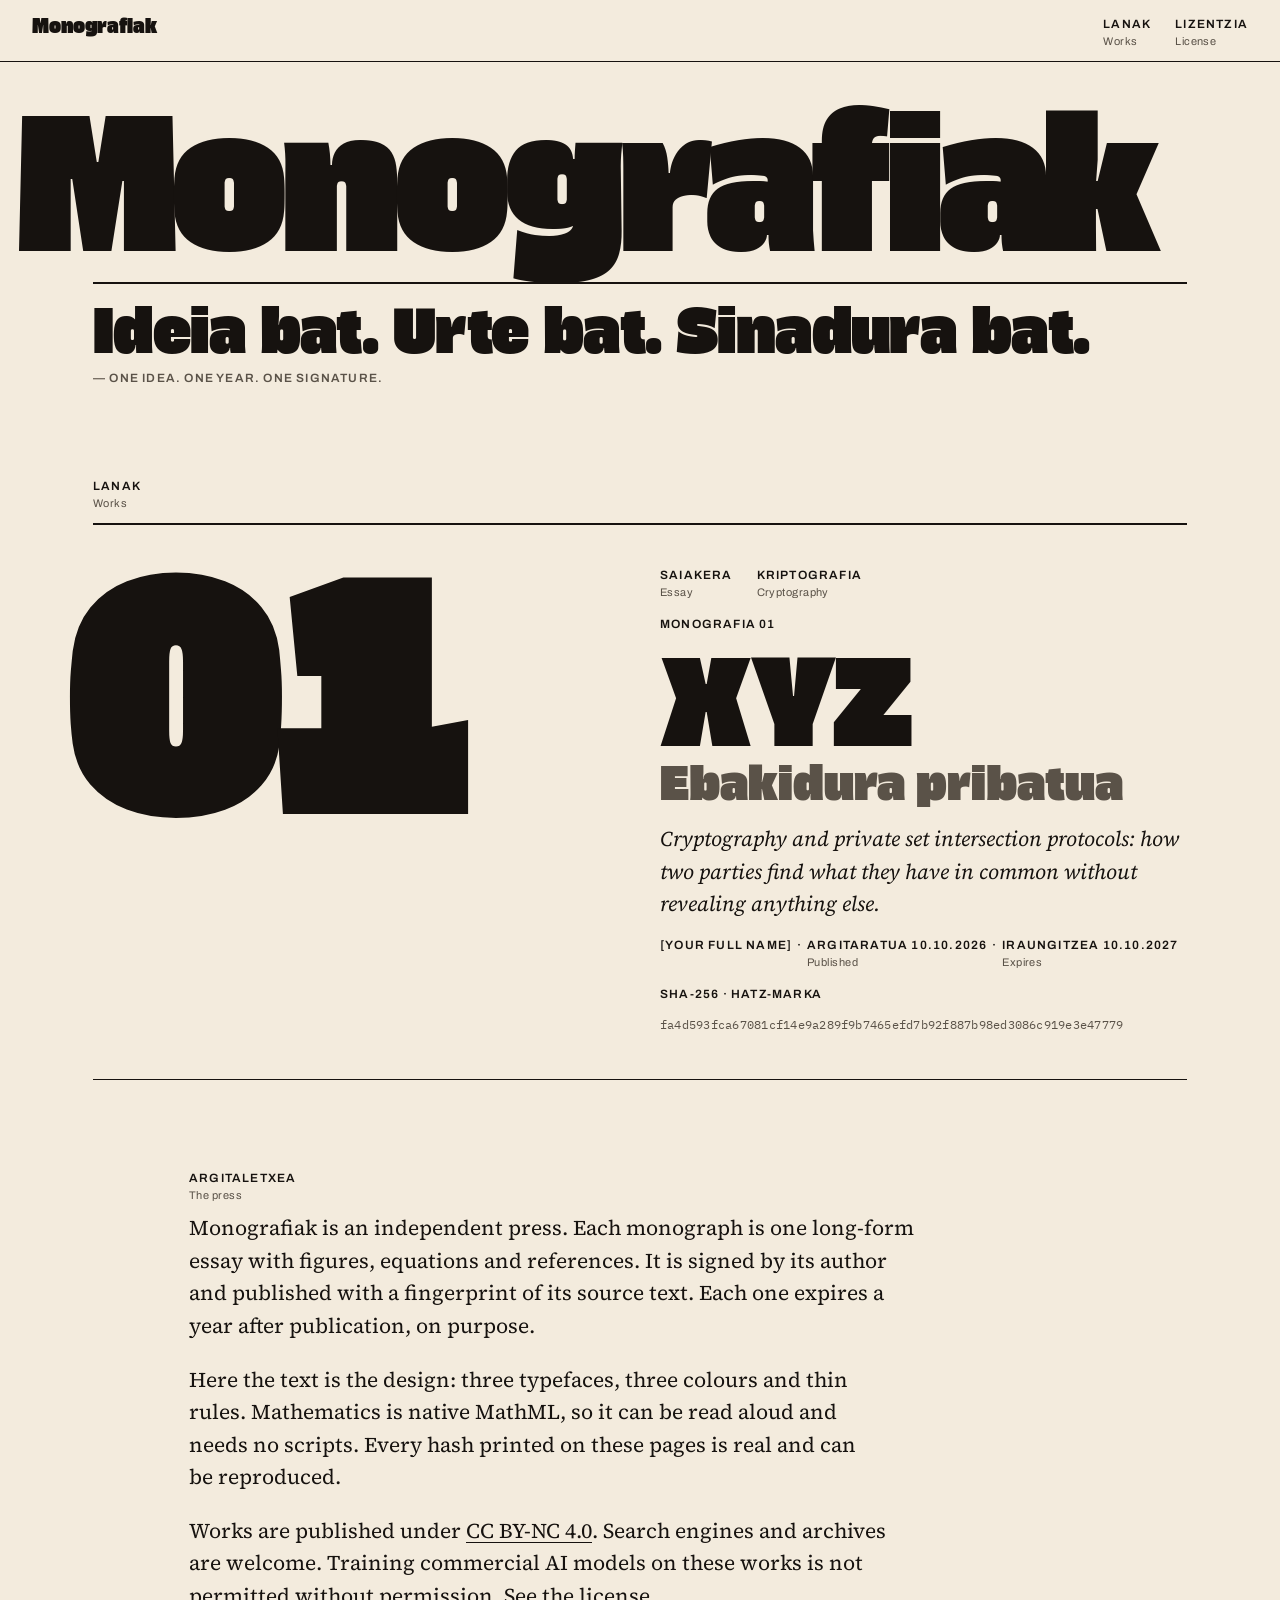
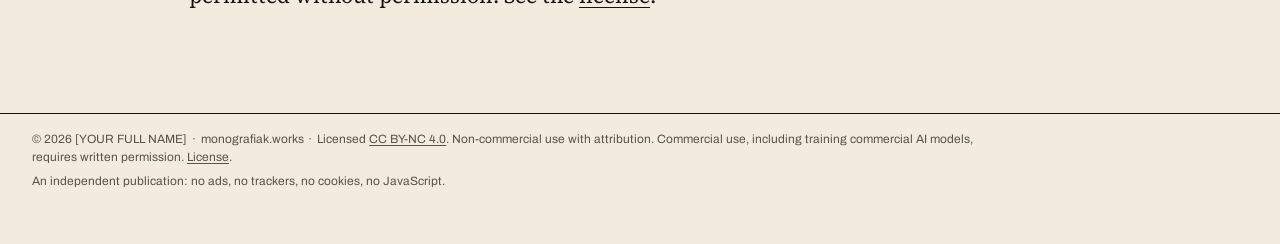
<file: index.html>
<!doctype html>
<html lang="en">
<head>
<meta charset="utf-8">
<meta name="viewport" content="width=device-width, initial-scale=1">
<title>Monografiak — monografiak.works</title>
<meta name="description" content="An independent press for monographs. One idea. One year. One signature.">
<meta name="robots" content="index, follow, max-image-preview:large, max-snippet:-1, noai, noimageai">
<meta name="tdm-reservation" content="1">
<meta name="tdm-policy" content="https://monografiak.works/license/">
<link rel="canonical" href="https://monografiak.works/">
<link rel="license" href="https://creativecommons.org/licenses/by-nc/4.0/">
<link rel="preload" href="/assets/fonts/gasoek-one-latin.woff2" as="font" type="font/woff2" crossorigin>
<link rel="stylesheet" href="/assets/style.css">
<link rel="icon" href="/assets/favicon.svg" type="image/svg+xml">
<script type="application/ld+json">
{
  "@context": "https://schema.org",
  "@type": "Periodical",
  "name": "monografiak.works",
  "alternateName": "Monografiak",
  "url": "https://monografiak.works/",
  "description": "An independent press for monographs. One idea. One year. One signature.",
  "inLanguage": ["en", "eu"],
  "license": "https://creativecommons.org/licenses/by-nc/4.0/",
  "usageInfo": "https://monografiak.works/license/",
  "isAccessibleForFree": true,
  "hasPart": [{
    "@type": "ScholarlyArticle",
    "position": 1,
    "headline": "XYZ: Cryptography and Private Set Intersection Protocols",
    "url": "https://monografiak.works/01/",
    "author": { "@type": "Person", "name": "[YOUR FULL NAME]" },
    "datePublished": "2026-10-10",
    "expires": "2027-10-10",
    "license": "https://creativecommons.org/licenses/by-nc/4.0/"
  }]
}
</script>
</head>
<body>
<a class="skip" href="#content">Skip to content</a>

<header class="running">
  <a class="wordmark" href="/" lang="eu">Monografiak</a>
  <nav class="site-nav" aria-label="Site">
    <ul>
      <li><a href="/"><span class="bi"><span lang="eu">Lanak</span><span lang="en">Works</span></span></a></li>
      <li><a href="/license/"><span class="bi"><span lang="eu">Lizentzia</span><span lang="en">License</span></span></a></li>
    </ul>
  </nav>
</header>

<main id="content" class="folio">
  <header class="sub">
    <h1 class="cover-mark full" lang="eu">Monografiak</h1>
    <p class="motto wide"><span lang="eu">Ideia bat. Urte bat. Sinadura bat.</span><span lang="en">— One idea. One year. One signature.</span></p>
  </header>

  <section class="contents sub" aria-labelledby="lanak-h">
    <h2 id="lanak-h" class="label wide"><span class="bi"><span lang="eu">Lanak</span><span lang="en">Works</span></span></h2>
    <ol class="works wide">
      <li class="work">
        <p class="numero" aria-hidden="true">01</p>
        <div class="work-body">
          <p class="rubric">
            <span class="bi"><span lang="eu">Saiakera</span><span lang="en">Essay</span></span>
            <span class="bi"><span lang="eu">Kriptografia</span><span lang="en">Cryptography</span></span>
          </p>
          <h3 class="work-title"><a href="/01/"><span class="work-no label" lang="eu">Monografia 01</span>XYZ</a></h3>
          <p class="work-eu"><span lang="eu">Ebakidura pribatua</span></p>
          <p class="dek">Cryptography and private set intersection protocols: how two parties find what they have in common without revealing anything else.</p>
          <p class="dateline">[YOUR FULL NAME]<span class="sep">·</span><span class="bi"><span lang="eu">Argitaratua 10.10.2026</span><span lang="en">Published</span></span><span class="sep">·</span><span class="bi"><span lang="eu">Iraungitzea 10.10.2027</span><span lang="en">Expires</span></span></p>
          <!--cipher:fingerprint-short--><p class="fp-short"><span class="label">SHA-256 · <span lang="eu">Hatz-marka</span></span> <code class="hex">fa4d593f<wbr>ca67081c<wbr>f14e9a28<wbr>9f9b7465<wbr>efd7b92f<wbr>887b98ed<wbr>3086c919<wbr>e3e47779</code></p><!--/cipher:fingerprint-short-->
        </div>
      </li>
    </ol>
  </section>

  <section class="press sub" aria-labelledby="press-h">
    <h2 id="press-h" class="label"><span class="bi"><span lang="eu">Argitaletxea</span><span lang="en">The press</span></span></h2>
    <p>Monografiak is an independent press. Each monograph is one long-form essay with figures, equations and references. It is signed by its author and published with a fingerprint of its source text. Each one expires a year after publication, on purpose.</p>
    <p>Here the text is the design: three typefaces, three colours and thin rules. Mathematics is native MathML, so it can be read aloud and needs no scripts. Every hash printed on these pages is real and can be reproduced.</p>
    <p>Works are published under <a href="https://creativecommons.org/licenses/by-nc/4.0/" rel="license">CC BY-NC 4.0</a>. Search engines and archives are welcome. Training commercial AI models on these works is not permitted without permission. See the <a href="/license/">license</a>.</p>
  </section>
</main>

<footer class="site-footer">
  <p>© 2026 [YOUR FULL NAME]<span class="sep">·</span>monografiak.works<span class="sep">·</span>Licensed <a href="https://creativecommons.org/licenses/by-nc/4.0/" rel="license">CC BY-NC 4.0</a>. Non-commercial use with attribution. Commercial use, including training commercial AI models, requires written permission. <a href="/license/">License</a>.</p>
  <p>An independent publication: no ads, no trackers, no cookies, no JavaScript.</p>
</footer>
</body>
</html>
</file>
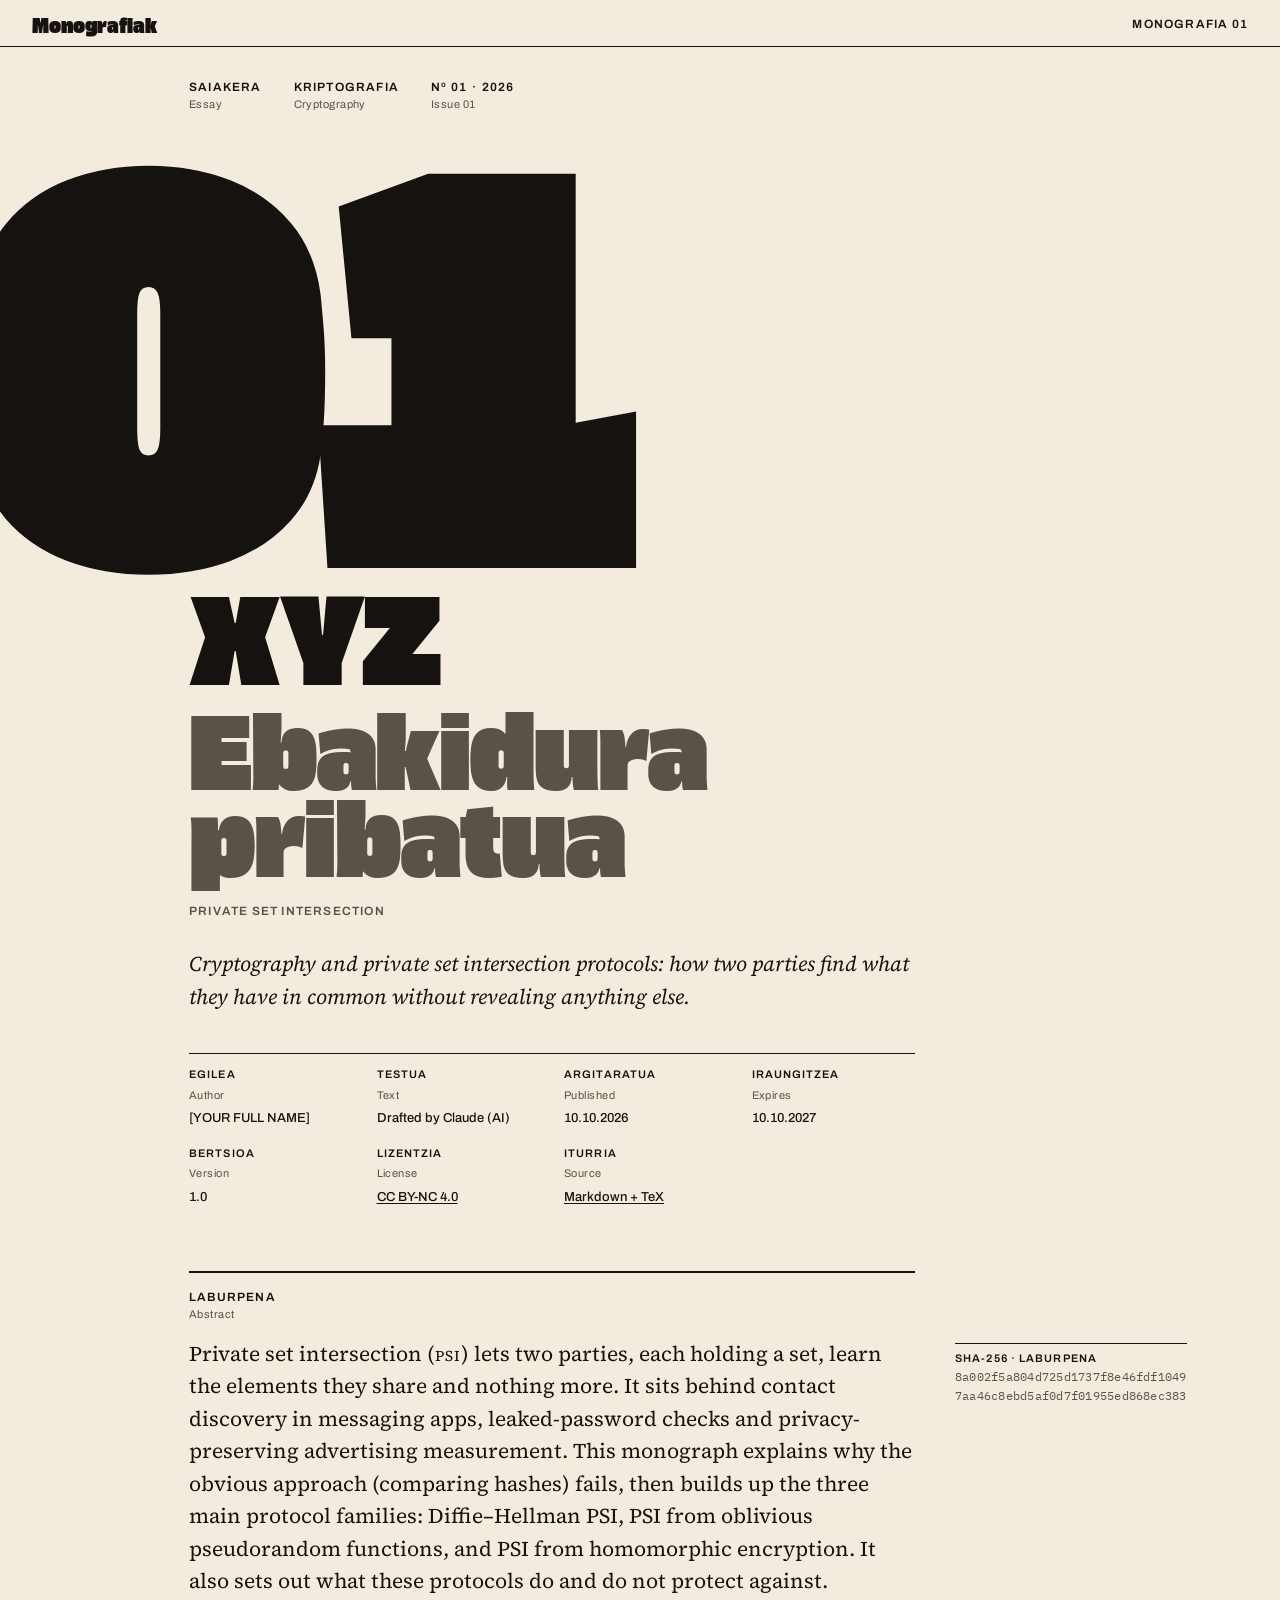
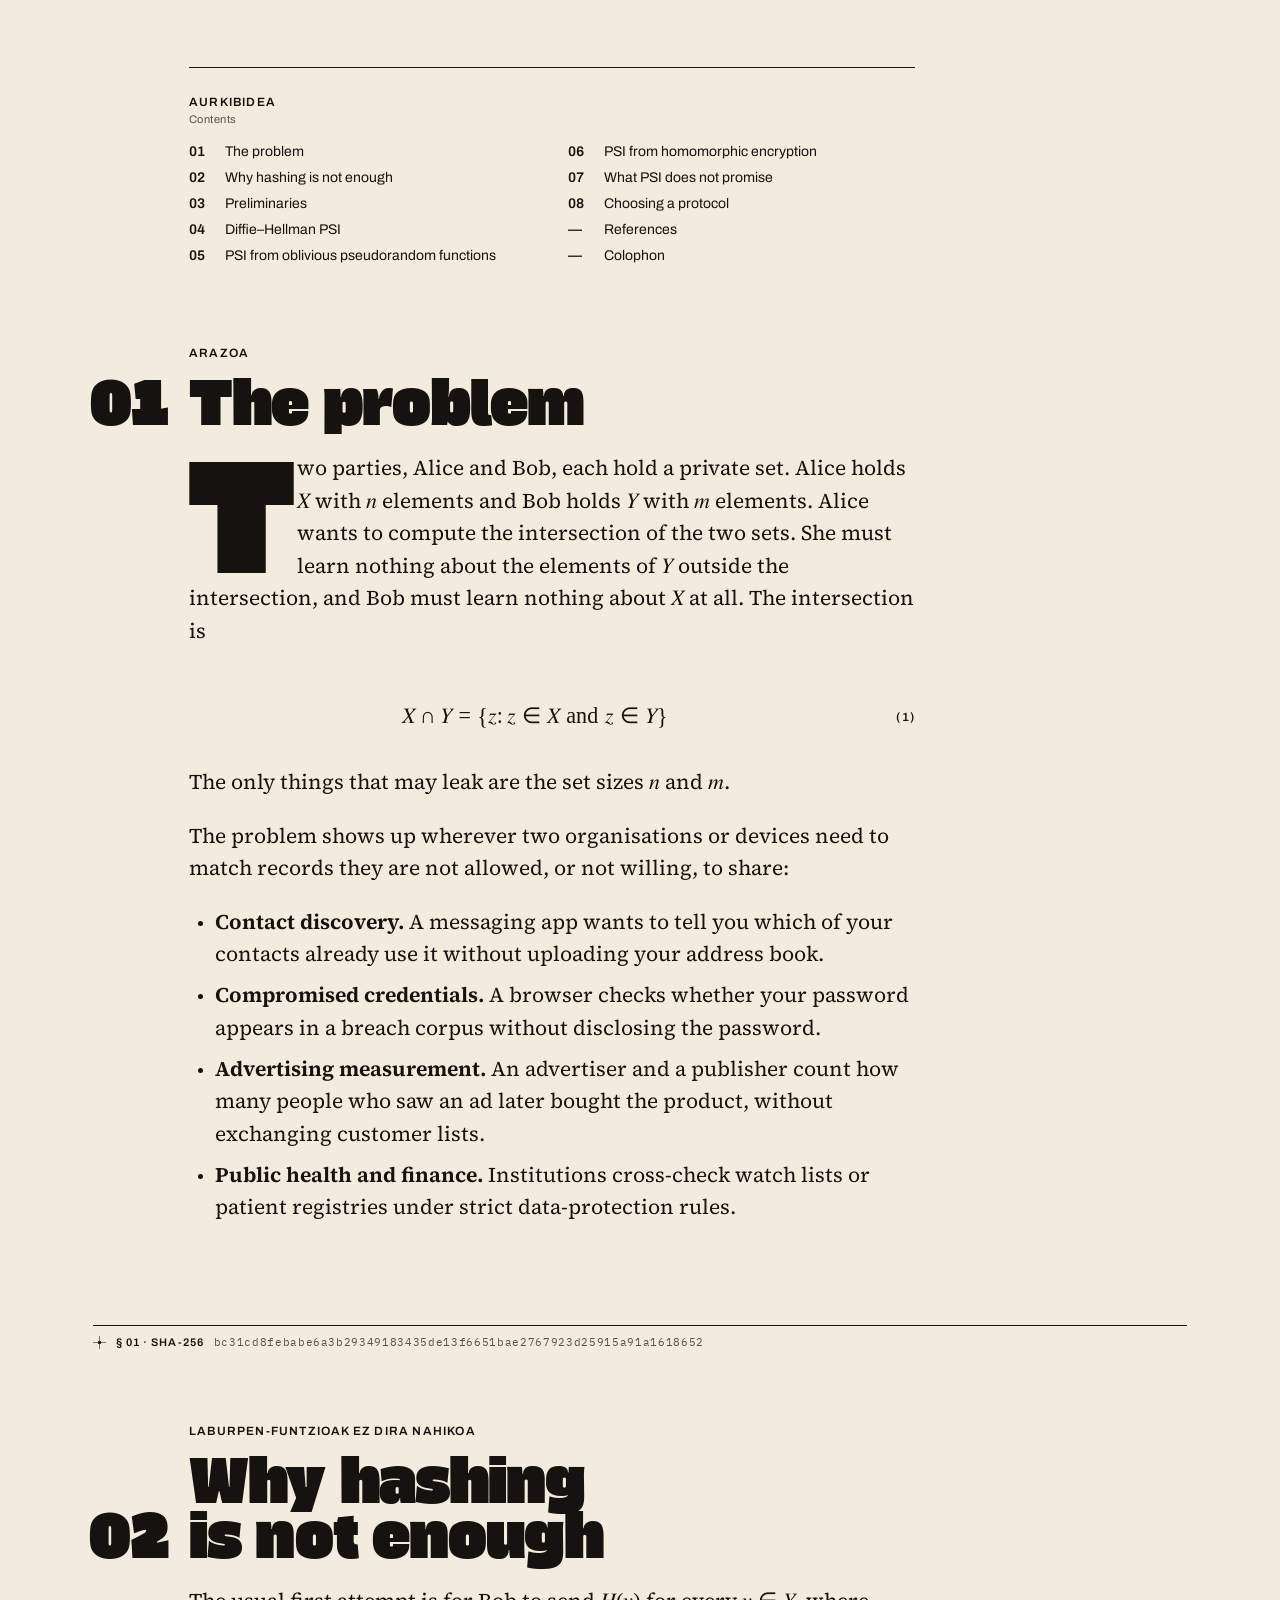
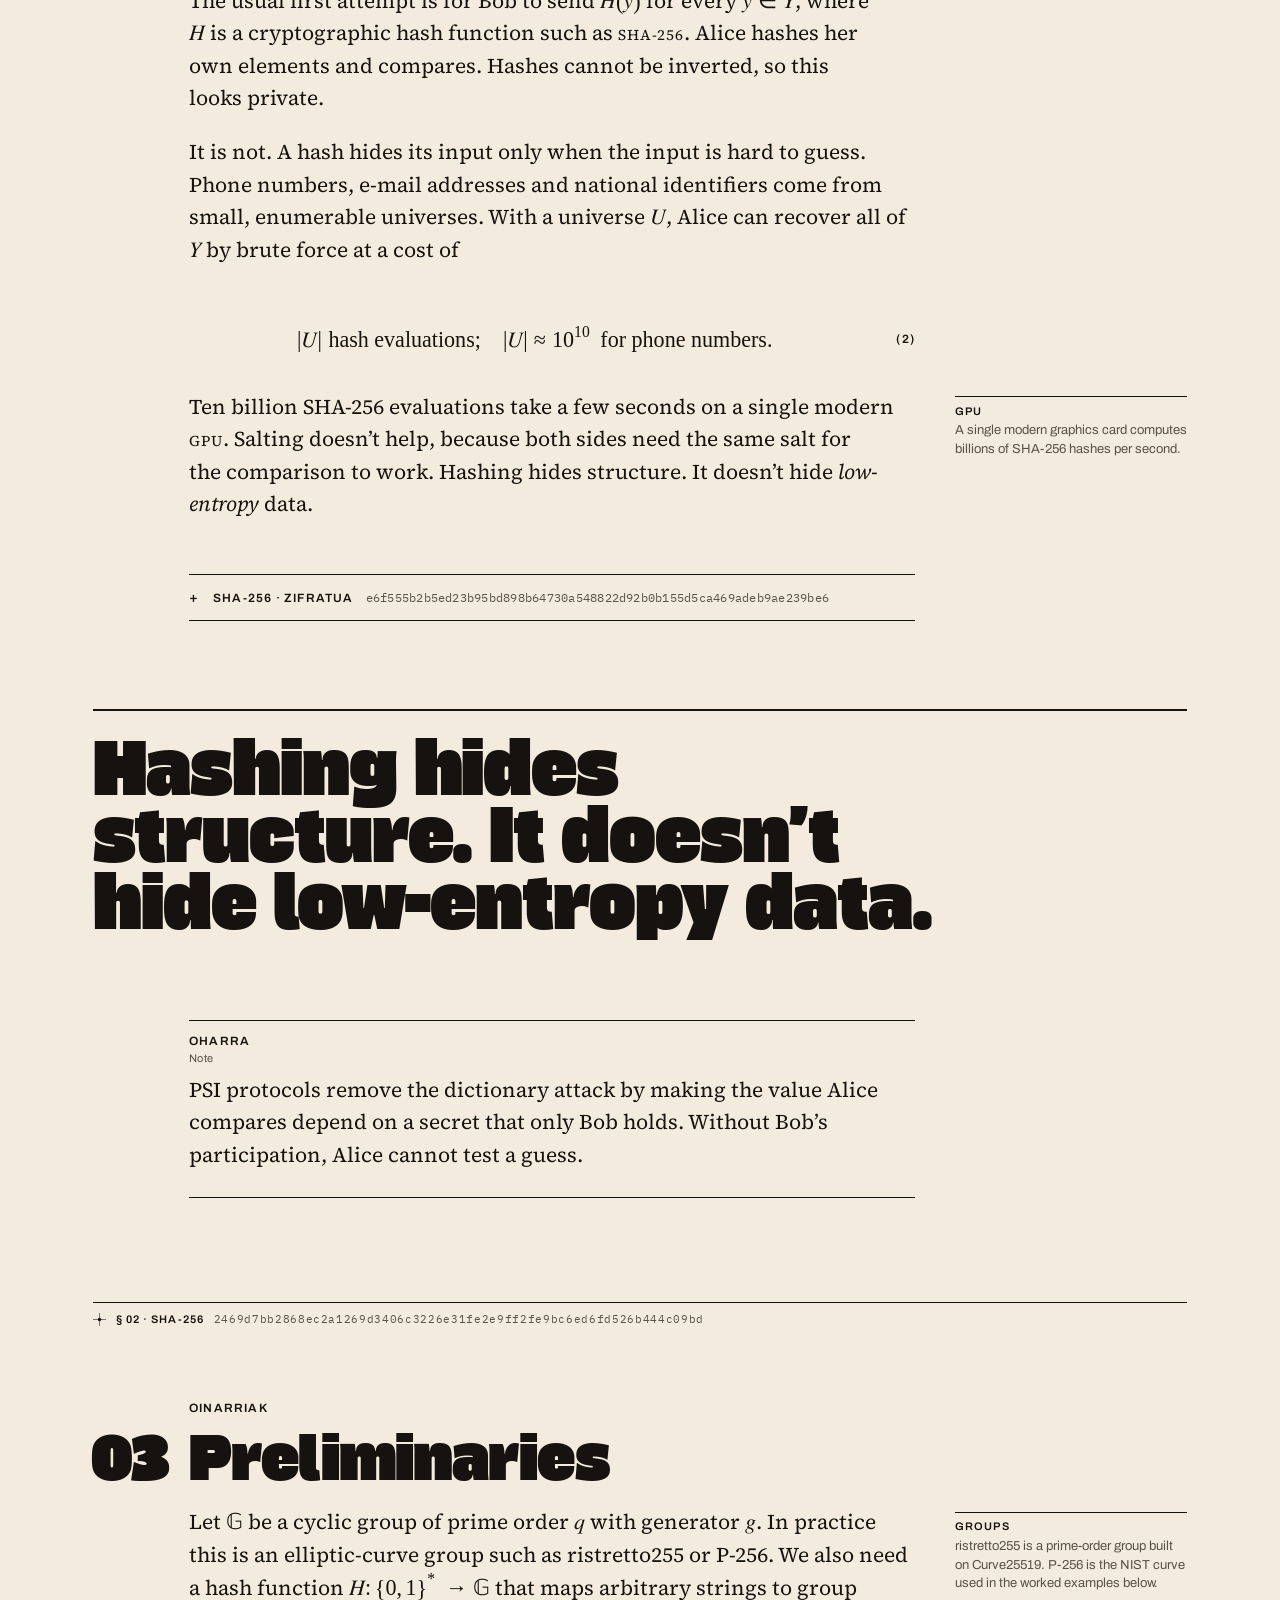
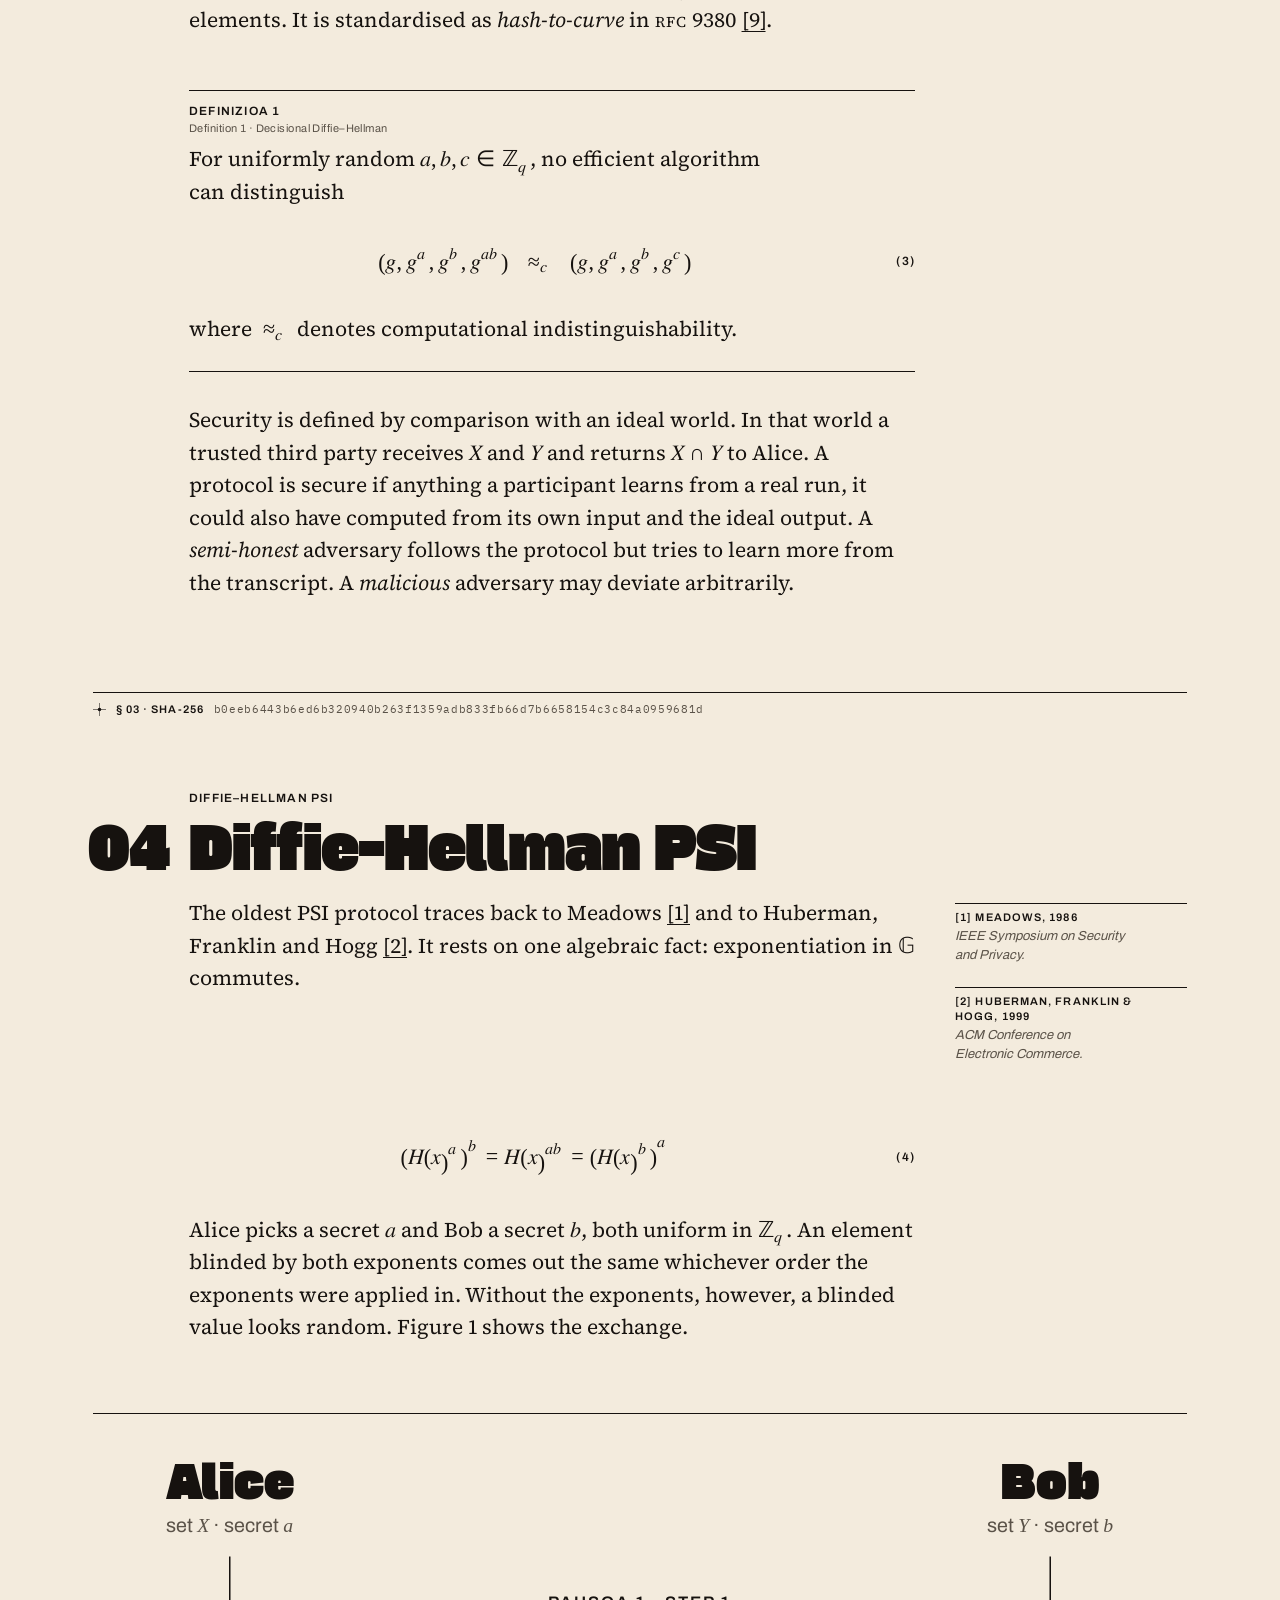
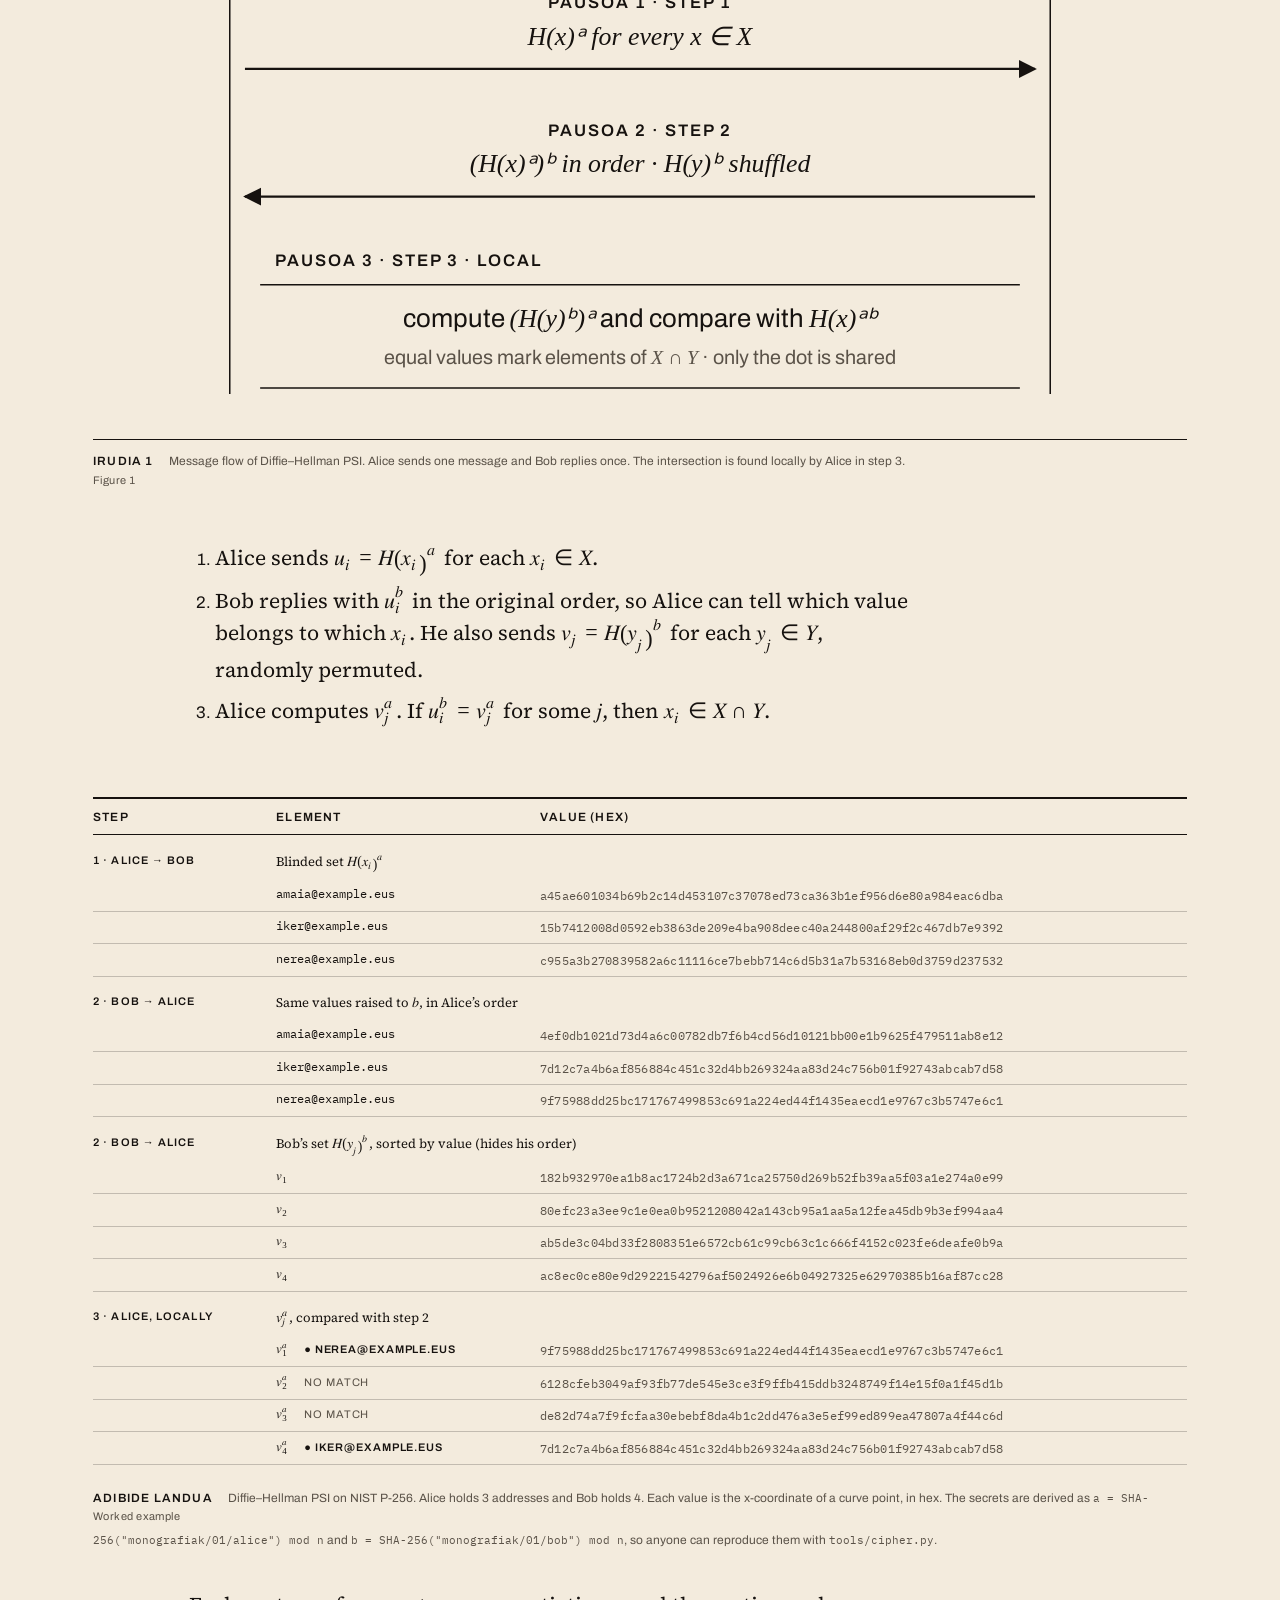
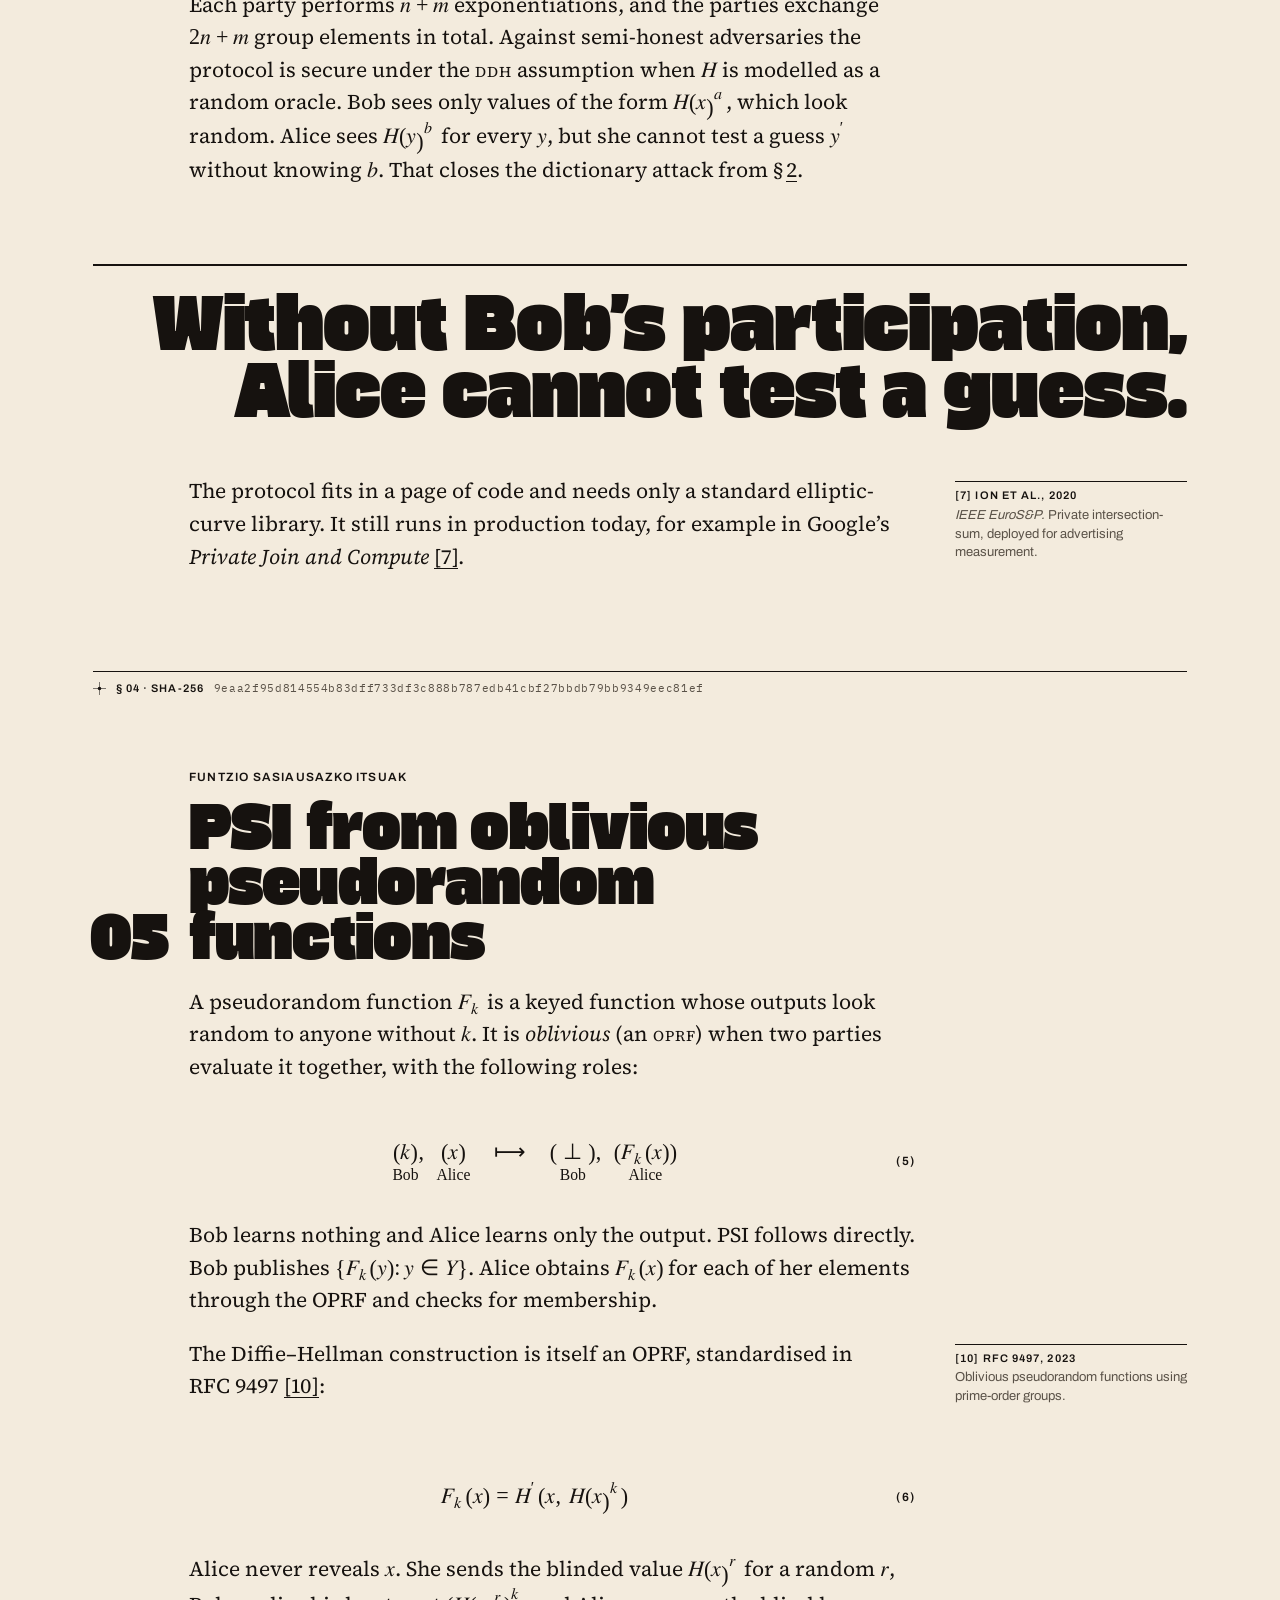
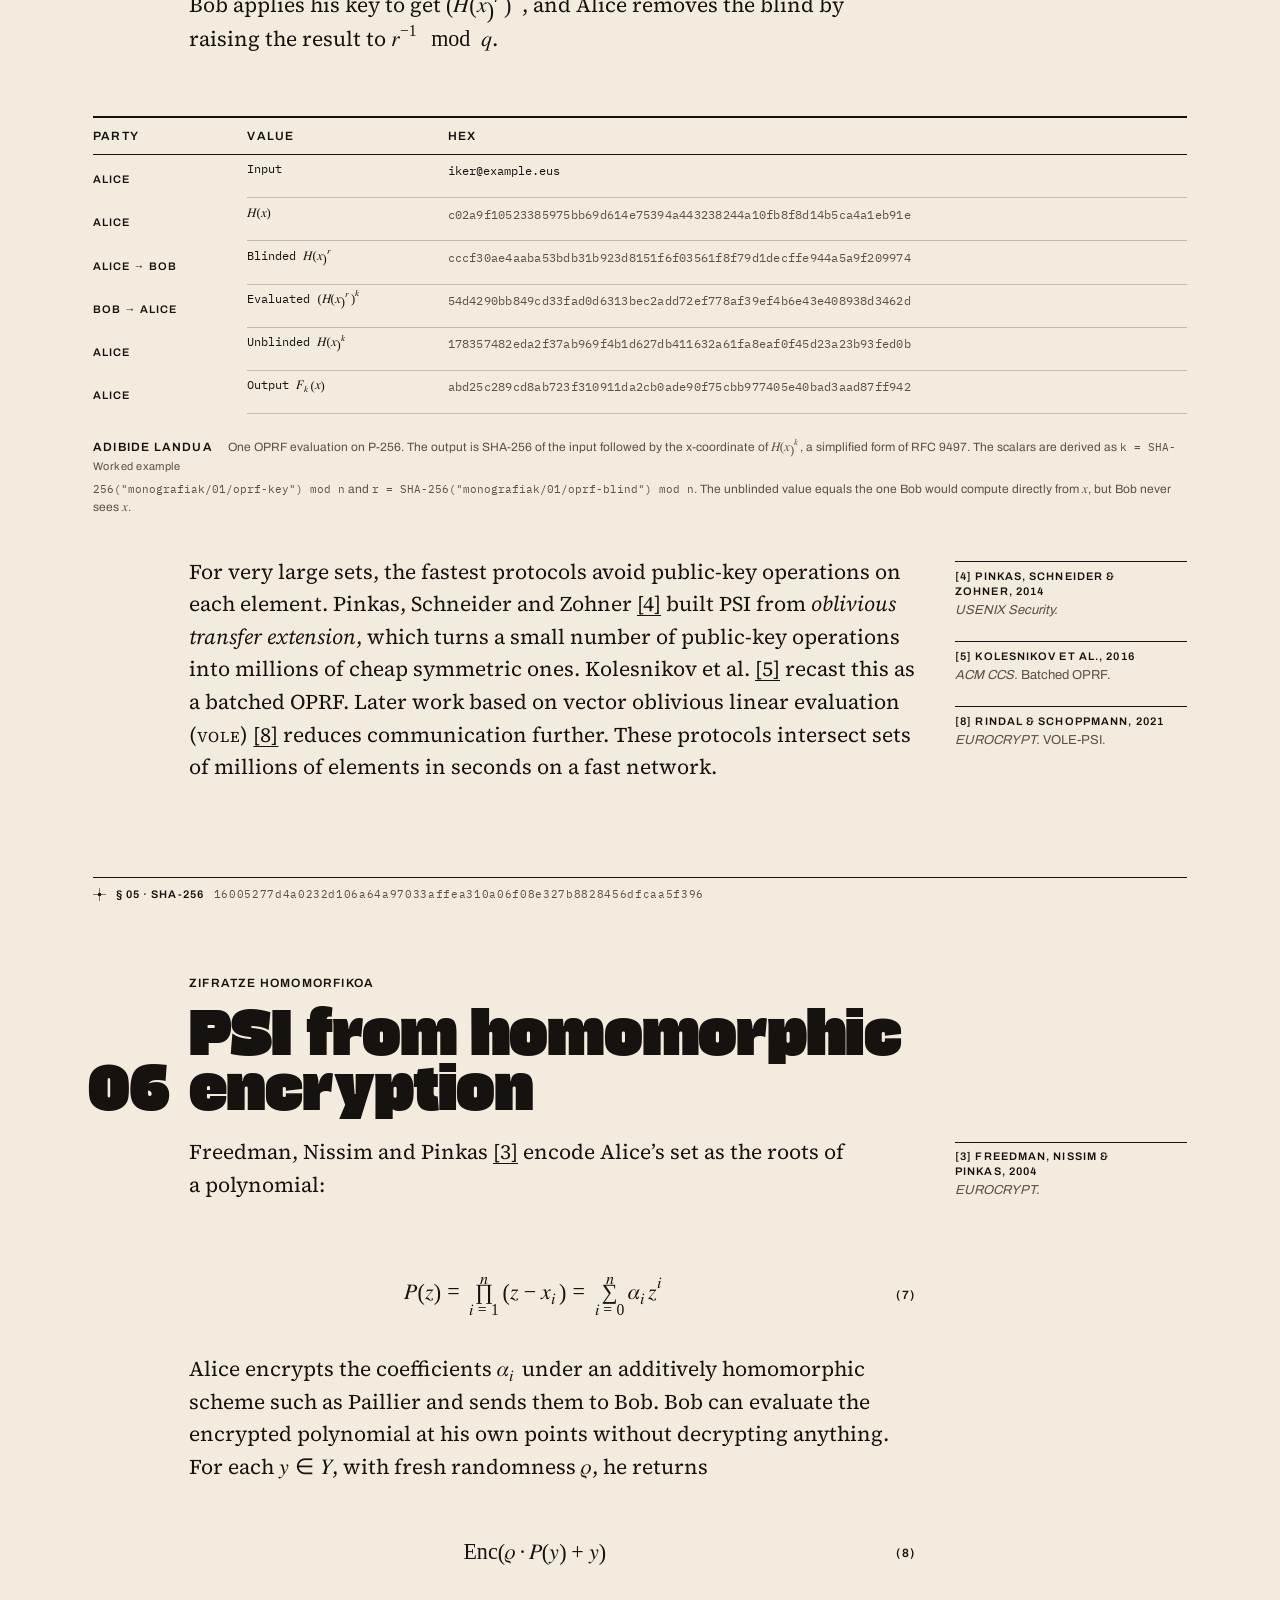
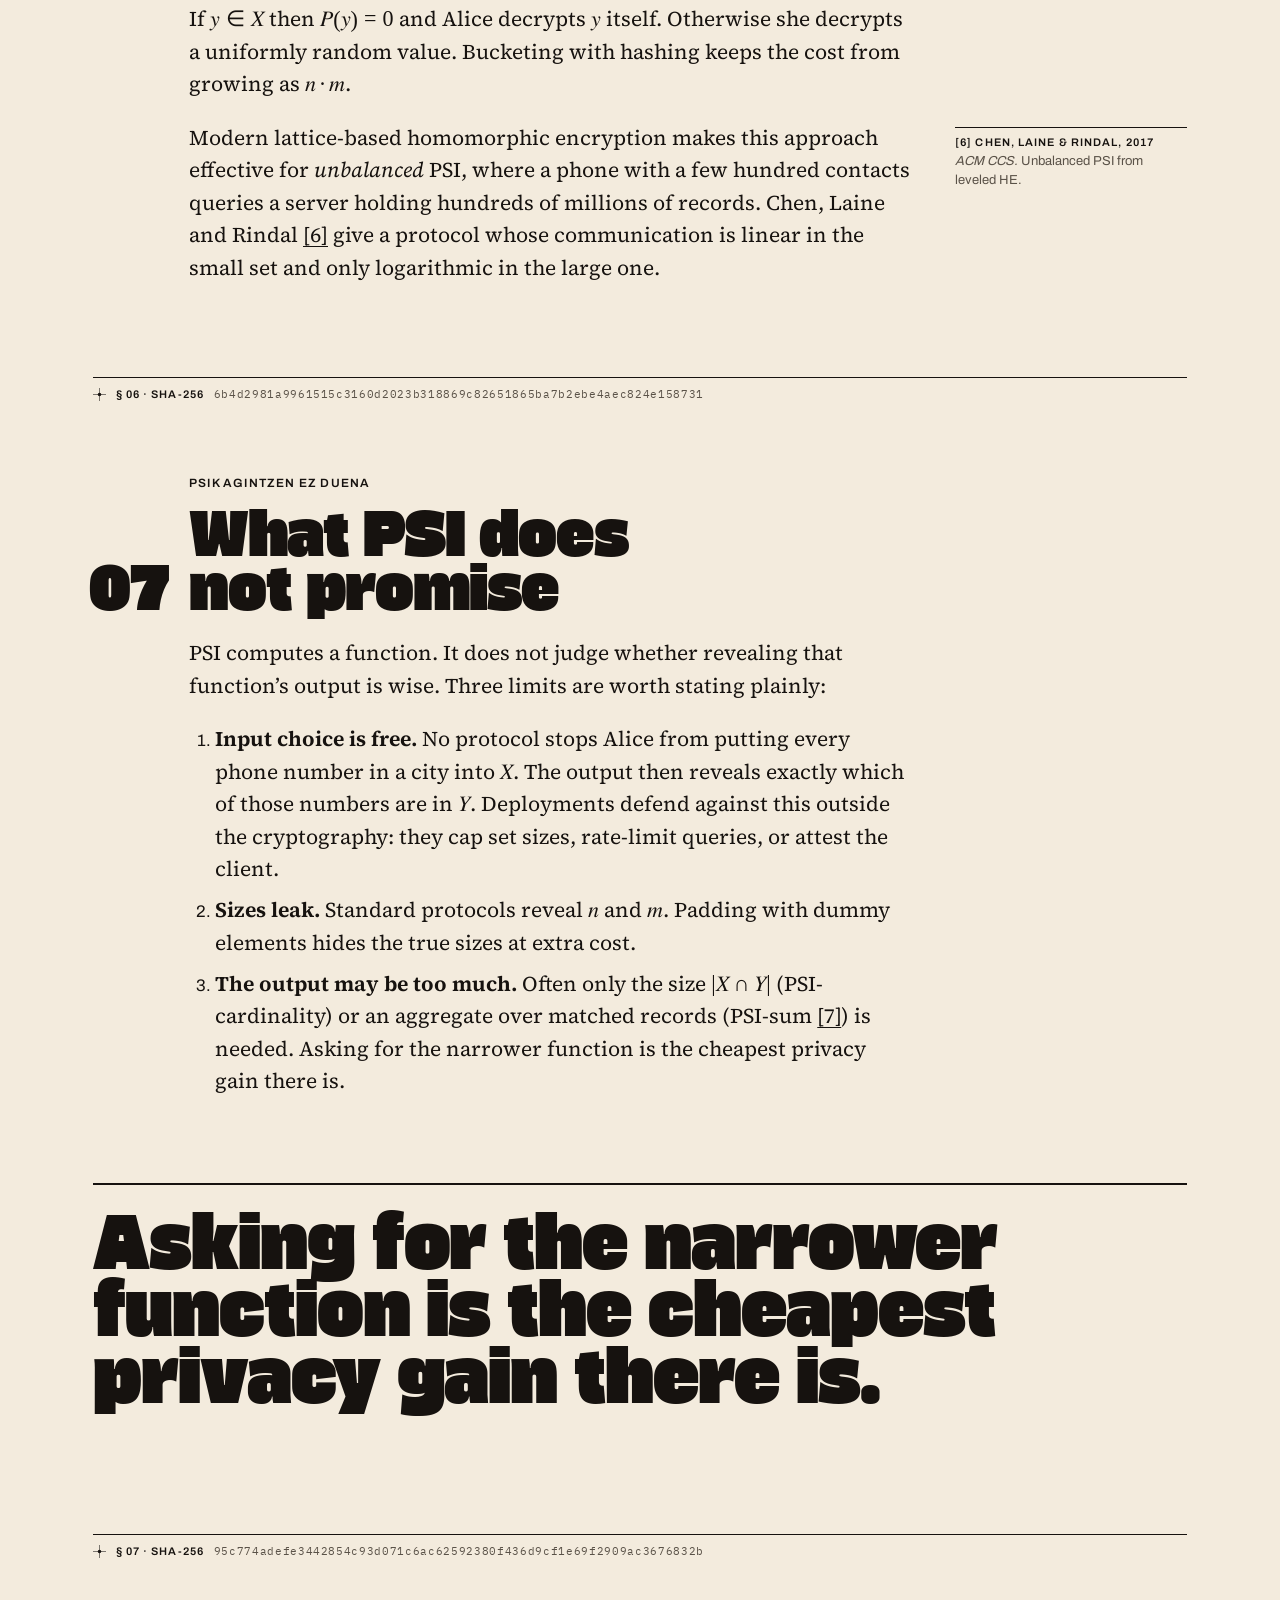
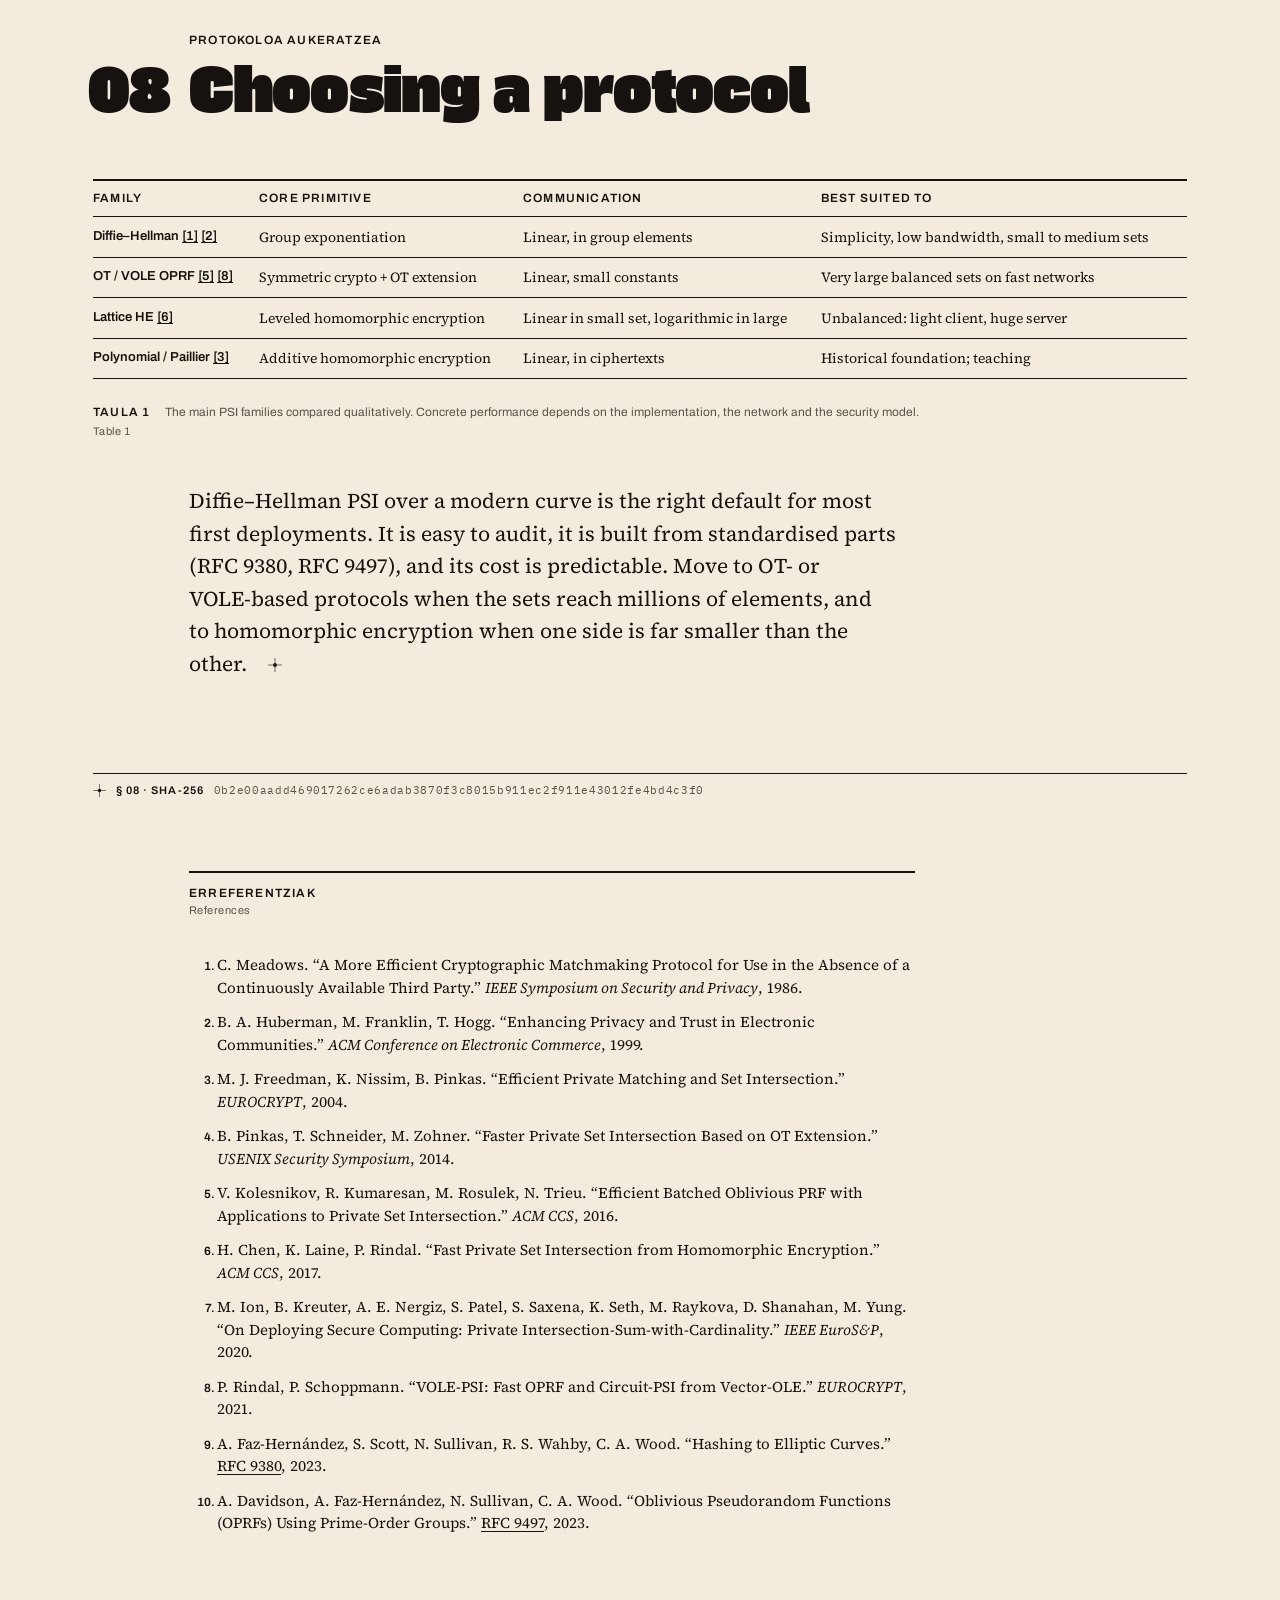
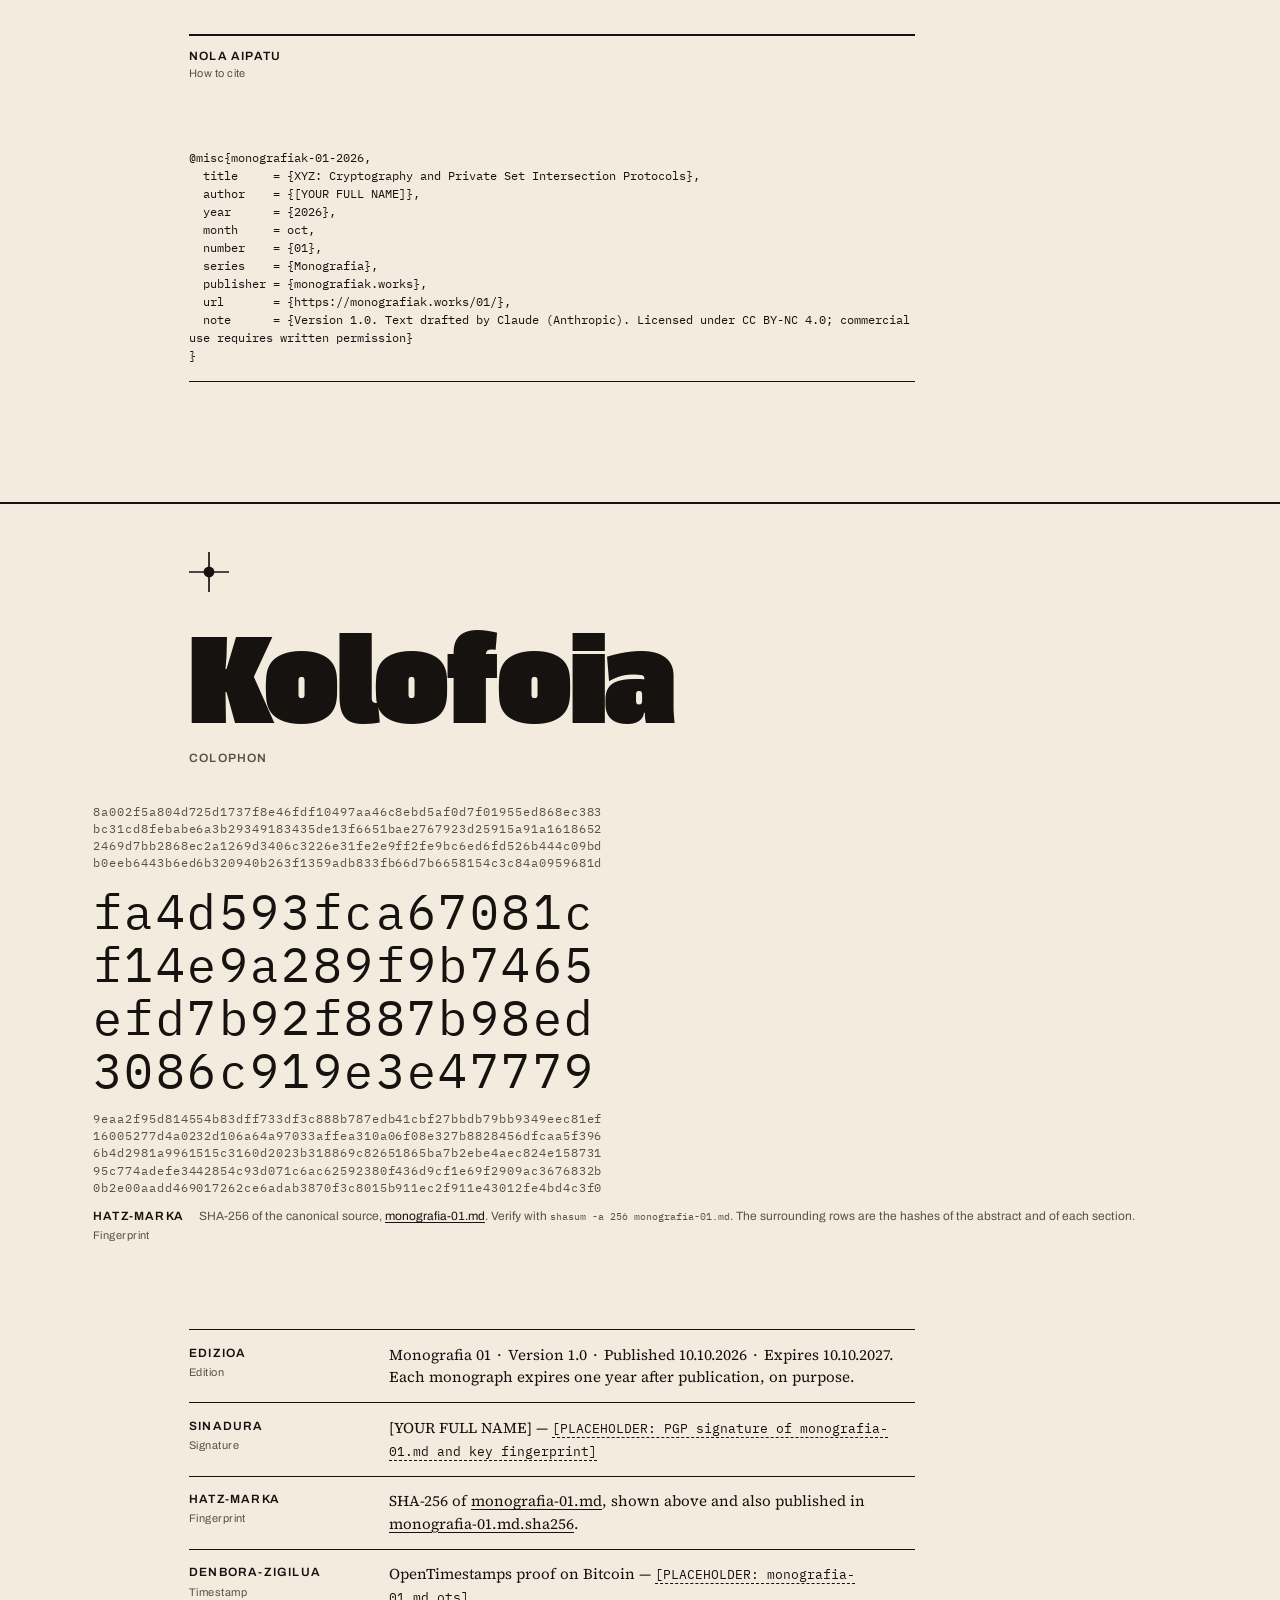
<file: 01/index.html>
<!doctype html>
<html lang="en">
<head>
<meta charset="utf-8">
<meta name="viewport" content="width=device-width, initial-scale=1">
<title>Monografia 01 · XYZ — Cryptography and Private Set Intersection · monografiak.works</title>
<meta name="description" content="Monografia 01. Cryptography and private set intersection (PSI): how two parties find what they have in common without revealing anything else.">
<meta name="robots" content="index, follow, max-image-preview:large, max-snippet:-1, noai, noimageai">
<meta name="tdm-reservation" content="1">
<meta name="tdm-policy" content="https://monografiak.works/license/">
<link rel="canonical" href="https://monografiak.works/01/">
<link rel="license" href="https://creativecommons.org/licenses/by-nc/4.0/">
<link rel="alternate" type="text/markdown" href="/01/monografia-01.md" title="Canonical source (Markdown + TeX)">
<link rel="preload" href="/assets/fonts/gasoek-one-latin.woff2" as="font" type="font/woff2" crossorigin>
<link rel="preload" href="/assets/fonts/source-serif-4-latin-wght.woff2" as="font" type="font/woff2" crossorigin>
<link rel="stylesheet" href="/assets/style.css">
<link rel="icon" href="/assets/favicon.svg" type="image/svg+xml">

<!-- Scholarly metadata (Google Scholar / Highwire) -->
<meta name="citation_title" content="XYZ: Cryptography and Private Set Intersection Protocols">
<meta name="citation_author" content="[YOUR FULL NAME]">
<meta name="citation_publication_date" content="2026/10/10">
<meta name="citation_journal_title" content="monografiak.works">
<meta name="citation_issue" content="01">
<meta name="citation_language" content="en">
<meta name="citation_public_url" content="https://monografiak.works/01/">
<!-- Dublin Core -->
<meta name="dc.title" content="XYZ: Cryptography and Private Set Intersection Protocols">
<meta name="dc.creator" content="[YOUR FULL NAME]">
<meta name="dc.contributor" content="Claude (Anthropic), AI model: drafted the text">
<meta name="dc.publisher" content="monografiak.works">
<meta name="dc.date" content="2026-10-10">
<meta name="dc.identifier" content="https://monografiak.works/01/">
<meta name="dc.rights" content="CC BY-NC 4.0 — https://creativecommons.org/licenses/by-nc/4.0/ — commercial use, including training commercial AI models, requires written permission">
<!-- Open Graph -->
<meta property="og:type" content="article">
<meta property="og:title" content="Monografia 01 · XYZ — Cryptography and Private Set Intersection">
<meta property="og:description" content="How two parties find what they have in common without revealing anything else.">
<meta property="og:url" content="https://monografiak.works/01/">
<meta property="og:site_name" content="monografiak.works">
<meta property="og:locale" content="en_GB">
<meta property="og:locale:alternate" content="eu_ES">

<script type="application/ld+json">
{
  "@context": "https://schema.org",
  "@type": "ScholarlyArticle",
  "headline": "XYZ: Cryptography and Private Set Intersection Protocols",
  "alternativeHeadline": "Monografia 01 · Ebakidura pribatua",
  "url": "https://monografiak.works/01/",
  "inLanguage": "en",
  "datePublished": "2026-10-10",
  "dateModified": "2026-10-11",
  "expires": "2027-10-10",
  "version": "1.0",
  "position": 1,
  "author": { "@type": "Person", "name": "[YOUR FULL NAME]" },
  "contributor": { "@type": "Organization", "name": "Anthropic", "description": "Claude, an AI model, drafted the text at the publisher's request." },
  "publisher": { "@type": "Organization", "name": "monografiak.works", "url": "https://monografiak.works/" },
  "license": "https://creativecommons.org/licenses/by-nc/4.0/",
  "usageInfo": "https://monografiak.works/license/",
  "isAccessibleForFree": true,
  "keywords": ["cryptography", "private set intersection", "PSI", "Diffie-Hellman", "oblivious pseudorandom function", "OPRF", "secure multiparty computation", "privacy"],
  "encoding": { "@type": "MediaObject", "contentUrl": "https://monografiak.works/01/monografia-01.md", "encodingFormat": "text/markdown" },
  "accessibilityFeature": ["MathML", "alternativeText", "longDescription", "tableOfContents", "structuralNavigation"],
  "accessibilityHazard": "none",
  "accessMode": ["textual", "visual"],
  "accessModeSufficient": ["textual"]
}
</script>
</head>
<body>
<a class="skip" href="#content">Skip to content</a>

<header class="running">
  <a class="wordmark" href="/" lang="eu">Monografiak</a>
  <span class="issue" lang="eu">Monografia 01</span>
</header>

<main id="content">
<article class="folio" itemscope itemtype="https://schema.org/ScholarlyArticle">

  <!-- ============================================================ MASTHEAD -->
  <header class="masthead sub">
    <p class="rubric">
      <span class="bi"><span lang="eu">Saiakera</span><span lang="en">Essay</span></span>
      <span class="bi"><span lang="eu">Kriptografia</span><span lang="en">Cryptography</span></span>
      <span class="bi"><span lang="eu">Nº&#8201;01<span class="sep">·</span>2026</span><span lang="en">Issue 01</span></span>
    </p>
    <p class="numero" aria-hidden="true">01</p>
    <h1 class="headline" itemprop="headline">XYZ</h1>
    <p class="display-eu"><span class="bi"><span lang="eu">Ebakidura pribatua</span><span lang="en">Private set intersection</span></span></p>
    <p class="dek">Cryptography and private set intersection protocols: how two parties find what they have in common without revealing anything else.</p>

    <dl class="byline">
      <div><dt><span class="bi"><span lang="eu">Egilea</span><span lang="en">Author</span></span></dt><dd itemprop="author">[YOUR FULL NAME]</dd></div>
      <div><dt><span class="bi"><span lang="eu">Testua</span><span lang="en">Text</span></span></dt><dd>Drafted by Claude (AI)</dd></div>
      <div><dt><span class="bi"><span lang="eu">Argitaratua</span><span lang="en">Published</span></span></dt><dd><time datetime="2026-10-10" itemprop="datePublished">10.10.2026</time></dd></div>
      <div><dt><span class="bi"><span lang="eu">Iraungitzea</span><span lang="en">Expires</span></span></dt><dd><time datetime="2027-10-10" itemprop="expires">10.10.2027</time></dd></div>
      <div><dt><span class="bi"><span lang="eu">Bertsioa</span><span lang="en">Version</span></span></dt><dd>1.0</dd></div>
      <div><dt><span class="bi"><span lang="eu">Lizentzia</span><span lang="en">License</span></span></dt><dd><a href="https://creativecommons.org/licenses/by-nc/4.0/" rel="license" itemprop="license">CC BY-NC 4.0</a></dd></div>
      <div><dt><span class="bi"><span lang="eu">Iturria</span><span lang="en">Source</span></span></dt><dd><a href="/01/monografia-01.md">Markdown + TeX</a></dd></div>
    </dl>

    <!-- ======================================================== ABSTRACT -->
    <section class="abstract" aria-labelledby="abstract-h">
      <h2 id="abstract-h" class="front-label label"><span class="bi"><span lang="eu">Laburpena</span><span lang="en">Abstract</span></span></h2>
      <p itemprop="abstract"><span class="sn" role="note"><!--cipher:abstract-hash--><span class="label">SHA-256 · <span lang="eu">Laburpena</span></span> <code class="hex">8a002f5a<wbr>804d725d<wbr>1737f8e4<wbr>6fdf1049<wbr>7aa46c8e<wbr>bd5af0d7<wbr>f01955ed<wbr>868ec383</code><!--/cipher:abstract-hash--></span>Private set intersection (<abbr title="private set intersection">PSI</abbr>) lets two parties, each holding a set, learn the elements they share and nothing more. It sits behind contact discovery in messaging apps, leaked-password checks and privacy-preserving advertising measurement. This monograph explains why the obvious approach (comparing hashes) fails, then builds up the three main protocol families: Diffie–Hellman PSI, PSI from oblivious pseudorandom functions, and PSI from homomorphic encryption. It also sets out what these protocols do and do not protect against.</p>
    </section>

    <nav class="toc" aria-labelledby="toc-h">
      <h2 id="toc-h" class="label"><span class="bi"><span lang="eu">Aurkibidea</span><span lang="en">Contents</span></span></h2>
      <ol>
        <li><span>01</span><a href="#s1">The problem</a></li>
        <li><span>02</span><a href="#s2">Why hashing is not enough</a></li>
        <li><span>03</span><a href="#s3">Preliminaries</a></li>
        <li><span>04</span><a href="#s4">Diffie–Hellman PSI</a></li>
        <li><span>05</span><a href="#s5">PSI from oblivious pseudorandom functions</a></li>
        <li><span>06</span><a href="#s6">PSI from homomorphic encryption</a></li>
        <li><span>07</span><a href="#s7">What PSI does not promise</a></li>
        <li><span>08</span><a href="#s8">Choosing a protocol</a></li>
        <li><span>—</span><a href="#refs">References</a></li>
        <li><span>—</span><a href="#kolofoia">Colophon</a></li>
      </ol>
    </nav>
  </header>

  <div class="sub" itemprop="articleBody">

  <!-- ============================================================= § 01 -->
  <section class="sub" id="s1" aria-labelledby="s1-h">
    <header class="sec-head">
      <span class="secno" aria-hidden="true">01</span>
      <span class="label" lang="eu">Arazoa</span>
      <h2 id="s1-h">The problem</h2>
    </header>
    <p class="dropcap">Two parties, Alice and Bob, each hold a private set. Alice holds <math><mi>X</mi></math> with <math><mi>n</mi></math> elements and Bob holds <math><mi>Y</mi></math> with <math><mi>m</mi></math> elements. Alice wants to compute the intersection of the two sets. She must learn nothing about the elements of <math><mi>Y</mi></math> outside the intersection, and Bob must learn nothing about <math><mi>X</mi></math> at all. The intersection is</p>

    <div class="eq" id="eq-1">
      <math display="block">
        <semantics>
          <mrow>
            <mi>X</mi><mo>∩</mo><mi>Y</mi>
            <mo>=</mo>
            <mo>{</mo><mi>z</mi><mo>:</mo><mi>z</mi><mo>∈</mo><mi>X</mi><mspace width="0.3em"/><mtext>and</mtext><mspace width="0.3em"/><mi>z</mi><mo>∈</mo><mi>Y</mi><mo>}</mo>
          </mrow>
          <annotation encoding="application/x-tex">X \cap Y = \{\, z : z \in X \text{ and } z \in Y \,\}</annotation>
        </semantics>
      </math>
      <span class="eq-num">(1)</span>
    </div>

    <p>The only things that may leak are the set sizes <math><mi>n</mi></math> and <math><mi>m</mi></math>.</p>

    <p>The problem shows up wherever two organisations or devices need to match records they are not allowed, or not willing, to share:</p>
    <ul>
      <li><strong>Contact discovery.</strong> A messaging app wants to tell you which of your contacts already use it without uploading your address book.</li>
      <li><strong>Compromised credentials.</strong> A browser checks whether your password appears in a breach corpus without disclosing the password.</li>
      <li><strong>Advertising measurement.</strong> An advertiser and a publisher count how many people who saw an ad later bought the product, without exchanging customer lists.</li>
      <li><strong>Public health and finance.</strong> Institutions cross-check watch lists or patient registries under strict data-protection rules.</li>
    </ul>
    <!--cipher:rule-s1--><div class="cipher-rule wide" aria-hidden="true"><svg class="gurutzea" width="13" height="13"><use href="/assets/gurutzea.svg#g"/></svg><span>§ 01 · SHA-256</span> <code>bc31cd8febabe6a3b29349183435de13f6651bae2767923d25915a91a1618652</code></div><!--/cipher:rule-s1-->
  </section>

  <!-- ============================================================= § 02 -->
  <section class="sub" id="s2" aria-labelledby="s2-h">
    <header class="sec-head">
      <span class="secno" aria-hidden="true">02</span>
      <span class="label" lang="eu">Laburpen-funtzioak ez dira nahikoa</span>
      <h2 id="s2-h">Why hashing is not enough</h2>
    </header>
    <p>The usual first attempt is for Bob to send <math><mi>H</mi><mo>(</mo><mi>y</mi><mo>)</mo></math> for every <math><mi>y</mi><mo>∈</mo><mi>Y</mi></math>, where <math><mi>H</mi></math> is a cryptographic hash function such as <abbr title="Secure Hash Algorithm 256">SHA-256</abbr>. Alice hashes her own elements and compares. Hashes cannot be inverted, so this looks private.</p>

    <p>It is not. A hash hides its input only when the input is hard to guess. Phone numbers, e-mail addresses and national identifiers come from small, enumerable universes. With a universe <math><mi>U</mi></math>, Alice can recover all of <math><mi>Y</mi></math> by brute force at a cost of</p>

    <div class="eq" id="eq-2">
      <math display="block">
        <semantics>
          <mrow>
            <mrow><mo>|</mo><mi>U</mi><mo>|</mo></mrow>
            <mspace width="0.3em"/><mtext>hash evaluations;</mtext><mspace width="1em"/>
            <mrow><mo>|</mo><mi>U</mi><mo>|</mo></mrow><mo>≈</mo><msup><mn>10</mn><mn>10</mn></msup>
            <mspace width="0.3em"/><mtext>for phone numbers.</mtext>
          </mrow>
          <annotation encoding="application/x-tex">|U| \text{ hash evaluations;}\quad |U| \approx 10^{10} \text{ for phone numbers.}</annotation>
        </semantics>
      </math>
      <span class="eq-num">(2)</span>
    </div>

    <p><span class="sn" role="note"><span class="label">GPU</span>A single modern graphics card computes billions of SHA-256 hashes per second.</span>Ten billion SHA-256 evaluations take a few seconds on a single modern <abbr title="graphics processing unit">GPU</abbr>. Salting doesn’t help, because both sides need the same salt for the comparison to work. Hashing hides structure. It doesn’t hide <em>low-entropy</em> data.</p>

    <!--cipher:dictionary--><details class="cipher-pair">
<summary><span class="label">SHA-256 · <span lang="eu">Zifratua</span></span> <code class="hex">e6f555b2<wbr>b5ed23b9<wbr>5bd898b6<wbr>4730a548<wbr>822d92b0<wbr>b155d5ca<wbr>469adeb9<wbr>ae239be6</code></summary>
<p><span class="label"><span lang="eu">Testu argia</span> · Plaintext</span> <code class="pt">+34 943 123 456</code>. A phone number has about ten digits, so this hash can be inverted by trying every possible number. Opening this box takes one click. Enumerating every Spanish phone number would take a laptop minutes.</p>
</details><!--/cipher:dictionary-->

    <p class="pull wide" aria-hidden="true">Hashing hides structure. It doesn’t hide low-entropy data.</p>

    <aside class="note" aria-label="Note">
      <span class="label"><span class="bi"><span lang="eu">Oharra</span><span lang="en">Note</span></span></span>
      <p>PSI protocols remove the dictionary attack by making the value Alice compares depend on a secret that only Bob holds. Without Bob’s participation, Alice cannot test a guess.</p>
    </aside>
    <!--cipher:rule-s2--><div class="cipher-rule wide" aria-hidden="true"><svg class="gurutzea" width="13" height="13"><use href="/assets/gurutzea.svg#g"/></svg><span>§ 02 · SHA-256</span> <code>2469d7bb2868ec2a1269d3406c3226e31fe2e9ff2fe9bc6ed6fd526b444c09bd</code></div><!--/cipher:rule-s2-->
  </section>

  <!-- ============================================================= § 03 -->
  <section class="sub" id="s3" aria-labelledby="s3-h">
    <header class="sec-head">
      <span class="secno" aria-hidden="true">03</span>
      <span class="label" lang="eu">Oinarriak</span>
      <h2 id="s3-h">Preliminaries</h2>
    </header>
    <p><span class="sn" role="note"><span class="label">Groups</span>ristretto255 is a prime-order group built on Curve25519. P-256 is the NIST curve used in the worked examples below.</span>Let <math><mi>𝔾</mi></math> be a cyclic group of prime order <math><mi>q</mi></math> with generator <math><mi>g</mi></math>. In practice this is an elliptic-curve group such as ristretto255 or P-256. We also need a hash function <math><mi>H</mi><mo>:</mo><msup><mrow><mo>{</mo><mn>0</mn><mo>,</mo><mn>1</mn><mo>}</mo></mrow><mo>*</mo></msup><mo>→</mo><mi>𝔾</mi></math> that maps arbitrary strings to group elements. It is standardised as <em>hash-to-curve</em> in <abbr title="Request for Comments">RFC</abbr>&#160;9380 <a href="#ref-rfc9380">[9]</a>.</p>

    <div class="definition" role="note" aria-label="Definition 1">
      <span class="label"><span class="bi"><span lang="eu">Definizioa 1</span><span lang="en">Definition 1 · Decisional Diffie–Hellman</span></span></span>
      <p>For uniformly random <math><mi>a</mi><mo>,</mo><mi>b</mi><mo>,</mo><mi>c</mi><mo>∈</mo><msub><mi>ℤ</mi><mi>q</mi></msub></math>, no efficient algorithm can distinguish</p>
      <div class="eq" id="eq-3">
        <math display="block">
          <semantics>
            <mrow>
              <mo>(</mo><mi>g</mi><mo>,</mo><msup><mi>g</mi><mi>a</mi></msup><mo>,</mo><msup><mi>g</mi><mi>b</mi></msup><mo>,</mo><msup><mi>g</mi><mrow><mi>a</mi><mi>b</mi></mrow></msup><mo>)</mo>
              <mspace width="0.6em"/><msub><mo>≈</mo><mi>c</mi></msub><mspace width="0.6em"/>
              <mo>(</mo><mi>g</mi><mo>,</mo><msup><mi>g</mi><mi>a</mi></msup><mo>,</mo><msup><mi>g</mi><mi>b</mi></msup><mo>,</mo><msup><mi>g</mi><mi>c</mi></msup><mo>)</mo>
            </mrow>
            <annotation encoding="application/x-tex">(g, g^a, g^b, g^{ab}) \;\approx_c\; (g, g^a, g^b, g^c)</annotation>
          </semantics>
        </math>
        <span class="eq-num">(3)</span>
      </div>
      <p>where <math><msub><mo>≈</mo><mi>c</mi></msub></math> denotes computational indistinguishability.</p>
    </div>

    <p>Security is defined by comparison with an ideal world. In that world a trusted third party receives <math><mi>X</mi></math> and <math><mi>Y</mi></math> and returns <math><mi>X</mi><mo>∩</mo><mi>Y</mi></math> to Alice. A protocol is secure if anything a participant learns from a real run, it could also have computed from its own input and the ideal output. A <em>semi-honest</em> adversary follows the protocol but tries to learn more from the transcript. A <em>malicious</em> adversary may deviate arbitrarily.</p>
    <!--cipher:rule-s3--><div class="cipher-rule wide" aria-hidden="true"><svg class="gurutzea" width="13" height="13"><use href="/assets/gurutzea.svg#g"/></svg><span>§ 03 · SHA-256</span> <code>b0eeb6443b6ed6b320940b263f1359adb833fb66d7b6658154c3c84a0959681d</code></div><!--/cipher:rule-s3-->
  </section>

  <!-- ============================================================= § 04 -->
  <section class="sub" id="s4" aria-labelledby="s4-h">
    <header class="sec-head">
      <span class="secno" aria-hidden="true">04</span>
      <span class="label" lang="eu">Diffie–Hellman PSI</span>
      <h2 id="s4-h">Diffie–Hellman PSI</h2>
    </header>
    <p><span class="sn" role="note"><span class="label">[1] Meadows, 1986</span><i>IEEE Symposium on Security and Privacy.</i></span><span class="sn" role="note"><span class="label">[2] Huberman, Franklin &amp; Hogg, 1999</span><i>ACM Conference on Electronic Commerce.</i></span>The oldest PSI protocol traces back to Meadows <a href="#ref-meadows">[1]</a> and to Huberman, Franklin and Hogg <a href="#ref-hfh">[2]</a>. It rests on one algebraic fact: exponentiation in <math><mi>𝔾</mi></math> commutes.</p>

    <div class="eq" id="eq-4">
      <math display="block">
        <semantics>
          <mrow>
            <msup><mrow><mo>(</mo><mi>H</mi><mo>(</mo><mi>x</mi><msup><mo>)</mo><mi>a</mi></msup><mo>)</mo></mrow><mi>b</mi></msup>
            <mo>=</mo>
            <mi>H</mi><mo>(</mo><mi>x</mi><msup><mo>)</mo><mrow><mi>a</mi><mi>b</mi></mrow></msup>
            <mo>=</mo>
            <msup><mrow><mo>(</mo><mi>H</mi><mo>(</mo><mi>x</mi><msup><mo>)</mo><mi>b</mi></msup><mo>)</mo></mrow><mi>a</mi></msup>
          </mrow>
          <annotation encoding="application/x-tex">\bigl(H(x)^a\bigr)^b = H(x)^{ab} = \bigl(H(x)^b\bigr)^a</annotation>
        </semantics>
      </math>
      <span class="eq-num">(4)</span>
    </div>

    <p>Alice picks a secret <math><mi>a</mi></math> and Bob a secret <math><mi>b</mi></math>, both uniform in <math><msub><mi>ℤ</mi><mi>q</mi></msub></math>. An element blinded by both exponents comes out the same whichever order the exponents were applied in. Without the exponents, however, a blinded value looks random. Figure&#160;1 shows the exchange.</p>

    <figure class="wide" id="fig-1" aria-labelledby="fig-1-cap">
      <svg class="diagram" viewBox="0 0 720 380" role="img" aria-labelledby="fig-1-t fig-1-d">
        <title id="fig-1-t">Message flow of Diffie–Hellman private set intersection</title>
        <desc id="fig-1-d">Alice holds set X and secret exponent a; Bob holds set Y and secret exponent b. Step 1: Alice sends H(x) raised to a for each x in X. Step 2: Bob returns those values raised to b, in the same order, and sends H(y) raised to b for each y in Y, shuffled. Step 3: Alice raises Bob's values to a and compares the two lists; equal values mark the intersection.</desc>
        <defs>
          <marker id="ah" viewBox="0 0 10 10" refX="9" refY="5" markerWidth="8" markerHeight="8" orient="auto-start-reverse">
            <path d="M0 0 L10 5 L0 10 z" class="head"/>
          </marker>
        </defs>
        <text x="90" y="40" text-anchor="middle" class="h">Alice</text>
        <text x="90" y="62" text-anchor="middle" class="s">set <tspan class="m">X</tspan> · secret <tspan class="m">a</tspan></text>
        <text x="630" y="40" text-anchor="middle" class="h">Bob</text>
        <text x="630" y="62" text-anchor="middle" class="s">set <tspan class="m">Y</tspan> · secret <tspan class="m">b</tspan></text>
        <line x1="90" y1="78" x2="90" y2="366" class="life"/>
        <line x1="630" y1="78" x2="630" y2="366" class="life"/>

        <text x="360" y="112" text-anchor="middle" class="n">PAUSOA 1 · STEP 1</text>
        <text x="360" y="136" text-anchor="middle" class="lbl m">H(x)ᵃ  for every x ∈ X</text>
        <line x1="100" y1="152" x2="620" y2="152" class="arr" marker-end="url(#ah)"/>

        <text x="360" y="196" text-anchor="middle" class="n">PAUSOA 2 · STEP 2</text>
        <text x="360" y="220" text-anchor="middle" class="lbl m">(H(x)ᵃ)ᵇ in order ·  H(y)ᵇ shuffled</text>
        <line x1="620" y1="236" x2="100" y2="236" class="arr" marker-end="url(#ah)"/>

        <text x="120" y="282" class="n">PAUSOA 3 · STEP 3 · LOCAL</text>
        <line x1="110" y1="294" x2="610" y2="294" class="life"/>
        <text x="360" y="322" text-anchor="middle" class="lbl">compute <tspan class="m">(H(y)ᵇ)ᵃ</tspan> and compare with <tspan class="m">H(x)ᵃᵇ</tspan></text>
        <text x="360" y="346" text-anchor="middle" class="s">equal values mark elements of <tspan class="m">X ∩ Y</tspan> · only the dot is shared</text>
        <line x1="110" y1="362" x2="610" y2="362" class="life"/>
      </svg>
      <figcaption id="fig-1-cap"><span class="bi"><span lang="eu">Irudia 1</span><span lang="en">Figure 1</span></span> Message flow of Diffie–Hellman PSI. Alice sends one message and Bob replies once. The intersection is found locally by Alice in step&#160;3.</figcaption>
    </figure>

    <ol>
      <li>Alice sends <math><msub><mi>u</mi><mi>i</mi></msub><mo>=</mo><mi>H</mi><mo>(</mo><msub><mi>x</mi><mi>i</mi></msub><msup><mo>)</mo><mi>a</mi></msup></math> for each <math><msub><mi>x</mi><mi>i</mi></msub><mo>∈</mo><mi>X</mi></math>.</li>
      <li>Bob replies with <math><msubsup><mi>u</mi><mi>i</mi><mi>b</mi></msubsup></math> in the original order, so Alice can tell which value belongs to which <math><msub><mi>x</mi><mi>i</mi></msub></math>. He also sends <math><msub><mi>v</mi><mi>j</mi></msub><mo>=</mo><mi>H</mi><mo>(</mo><msub><mi>y</mi><mi>j</mi></msub><msup><mo>)</mo><mi>b</mi></msup></math> for each <math><msub><mi>y</mi><mi>j</mi></msub><mo>∈</mo><mi>Y</mi></math>, randomly permuted.</li>
      <li>Alice computes <math><msubsup><mi>v</mi><mi>j</mi><mi>a</mi></msubsup></math>. If <math><msubsup><mi>u</mi><mi>i</mi><mi>b</mi></msubsup><mo>=</mo><msubsup><mi>v</mi><mi>j</mi><mi>a</mi></msubsup></math> for some <math><mi>j</mi></math>, then <math><msub><mi>x</mi><mi>i</mi></msub><mo>∈</mo><mi>X</mi><mo>∩</mo><mi>Y</mi></math>.</li>
    </ol>

    <!--cipher:dh-psi--><div class="table-wrap wide cipher-table">
<table>
<caption><span class="bi"><span lang="eu">Adibide landua</span><span lang="en">Worked example</span></span> Diffie–Hellman PSI on NIST P-256. Alice holds 3 addresses and Bob holds 4. Each value is the x-coordinate of a curve point, in hex. The secrets are derived as <code>a = SHA-256("monografiak/01/alice") mod n</code> and <code>b = SHA-256("monografiak/01/bob") mod n</code>, so anyone can reproduce them with <code>tools/cipher.py</code>.</caption>
<thead><tr><th scope="col">Step</th><th scope="col">Element</th><th scope="col">Value (hex)</th></tr></thead>
<tbody>
<tr><th scope="row">1 · Alice → Bob</th><td colspan="2">Blinded set <math><mi>H</mi><mo>(</mo><msub><mi>x</mi><mi>i</mi></msub><msup><mo>)</mo><mi>a</mi></msup></math></td></tr>
<tr><td></td><td class="pt">amaia@example.eus</td><td><code class="hex">a45ae601<wbr>034b69b2<wbr>c14d4531<wbr>07c37078<wbr>ed73ca36<wbr>3b1ef956<wbr>d6e80a98<wbr>4eac6dba</code></td></tr>
<tr><td></td><td class="pt">iker@example.eus</td><td><code class="hex">15b74120<wbr>08d0592e<wbr>b3863de2<wbr>09e4ba90<wbr>8deec40a<wbr>244800af<wbr>29f2c467<wbr>db7e9392</code></td></tr>
<tr><td></td><td class="pt">nerea@example.eus</td><td><code class="hex">c955a3b2<wbr>70839582<wbr>a6c11116<wbr>ce7bebb7<wbr>14c6d5b3<wbr>1a7b5316<wbr>8eb0d375<wbr>9d237532</code></td></tr>
<tr><th scope="row">2 · Bob → Alice</th><td colspan="2">Same values raised to <math><mi>b</mi></math>, in Alice’s order</td></tr>
<tr><td></td><td class="pt">amaia@example.eus</td><td><code class="hex">4ef0db10<wbr>21d73d4a<wbr>6c00782d<wbr>b7f6b4cd<wbr>56d10121<wbr>bb00e1b9<wbr>625f4795<wbr>11ab8e12</code></td></tr>
<tr><td></td><td class="pt">iker@example.eus</td><td><code class="hex">7d12c7a4<wbr>b6af8568<wbr>84c451c3<wbr>2d4bb269<wbr>324aa83d<wbr>24c756b0<wbr>1f92743a<wbr>bcab7d58</code></td></tr>
<tr><td></td><td class="pt">nerea@example.eus</td><td><code class="hex">9f75988d<wbr>d25bc171<wbr>76749985<wbr>3c691a22<wbr>4ed44f14<wbr>35eaecd1<wbr>e9767c3b<wbr>5747e6c1</code></td></tr>
<tr><th scope="row">2 · Bob → Alice</th><td colspan="2">Bob’s set <math><mi>H</mi><mo>(</mo><msub><mi>y</mi><mi>j</mi></msub><msup><mo>)</mo><mi>b</mi></msup></math>, sorted by value (hides his order)</td></tr>
<tr><td></td><td class="pt"><math><msub><mi>v</mi><mn>1</mn></msub></math></td><td><code class="hex">182b9329<wbr>70ea1b8a<wbr>c1724b2d<wbr>3a671ca2<wbr>5750d269<wbr>b52fb39a<wbr>a5f03a1e<wbr>274a0e99</code></td></tr>
<tr><td></td><td class="pt"><math><msub><mi>v</mi><mn>2</mn></msub></math></td><td><code class="hex">80efc23a<wbr>3ee9c1e0<wbr>ea0b9521<wbr>208042a1<wbr>43cb95a1<wbr>aa5a12fe<wbr>a45db9b3<wbr>ef994aa4</code></td></tr>
<tr><td></td><td class="pt"><math><msub><mi>v</mi><mn>3</mn></msub></math></td><td><code class="hex">ab5de3c0<wbr>4bd33f28<wbr>08351e65<wbr>72cb61c9<wbr>9cb63c1c<wbr>666f4152<wbr>c023fe6d<wbr>eafe0b9a</code></td></tr>
<tr><td></td><td class="pt"><math><msub><mi>v</mi><mn>4</mn></msub></math></td><td><code class="hex">ac8ec0ce<wbr>80e9d292<wbr>21542796<wbr>af502492<wbr>6e6b0492<wbr>7325e629<wbr>70385b16<wbr>af87cc28</code></td></tr>
<tr><th scope="row">3 · Alice, locally</th><td colspan="2"><math><msubsup><mi>v</mi><mi>j</mi><mi>a</mi></msubsup></math>, compared with step 2</td></tr>
<tr><td></td><td class="pt"><math><msubsup><mi>v</mi><mn>1</mn><mi>a</mi></msubsup></math> <span class="match">● nerea@example.eus</span></td><td><code class="hex">9f75988d<wbr>d25bc171<wbr>76749985<wbr>3c691a22<wbr>4ed44f14<wbr>35eaecd1<wbr>e9767c3b<wbr>5747e6c1</code></td></tr>
<tr><td></td><td class="pt"><math><msubsup><mi>v</mi><mn>2</mn><mi>a</mi></msubsup></math> <span class="nomatch">no match</span></td><td><code class="hex">6128cfeb<wbr>3049af93<wbr>fb77de54<wbr>5e3ce3f9<wbr>ffb415dd<wbr>b3248749<wbr>f14e15f0<wbr>a1f45d1b</code></td></tr>
<tr><td></td><td class="pt"><math><msubsup><mi>v</mi><mn>3</mn><mi>a</mi></msubsup></math> <span class="nomatch">no match</span></td><td><code class="hex">de82d74a<wbr>7f9fcfaa<wbr>30ebebf8<wbr>da4b1c2d<wbr>d476a3e5<wbr>ef99ed89<wbr>9ea47807<wbr>a4f44c6d</code></td></tr>
<tr><td></td><td class="pt"><math><msubsup><mi>v</mi><mn>4</mn><mi>a</mi></msubsup></math> <span class="match">● iker@example.eus</span></td><td><code class="hex">7d12c7a4<wbr>b6af8568<wbr>84c451c3<wbr>2d4bb269<wbr>324aa83d<wbr>24c756b0<wbr>1f92743a<wbr>bcab7d58</code></td></tr>
</tbody>
</table>
</div><!--/cipher:dh-psi-->

    <p>Each party performs <math><mi>n</mi><mo>+</mo><mi>m</mi></math> exponentiations, and the parties exchange <math><mn>2</mn><mi>n</mi><mo>+</mo><mi>m</mi></math> group elements in total. Against semi-honest adversaries the protocol is secure under the <abbr title="Decisional Diffie–Hellman">DDH</abbr> assumption when <math><mi>H</mi></math> is modelled as a random oracle. Bob sees only values of the form <math><mi>H</mi><mo>(</mo><mi>x</mi><msup><mo>)</mo><mi>a</mi></msup></math>, which look random. Alice sees <math><mi>H</mi><mo>(</mo><mi>y</mi><msup><mo>)</mo><mi>b</mi></msup></math> for every <math><mi>y</mi></math>, but she cannot test a guess <math><msup><mi>y</mi><mo>′</mo></msup></math> without knowing <math><mi>b</mi></math>. That closes the dictionary attack from §&#8201;<a href="#s2">2</a>.</p>

    <p class="pull wide right" aria-hidden="true">Without Bob’s participation, Alice cannot test a guess.</p>

    <p><span class="sn" role="note"><span class="label">[7] Ion et al., 2020</span><i>IEEE EuroS&amp;P.</i> Private intersection-sum, deployed for advertising measurement.</span>The protocol fits in a page of code and needs only a standard elliptic-curve library. It still runs in production today, for example in Google’s <em>Private Join and Compute</em> <a href="#ref-ion">[7]</a>.</p>
    <!--cipher:rule-s4--><div class="cipher-rule wide" aria-hidden="true"><svg class="gurutzea" width="13" height="13"><use href="/assets/gurutzea.svg#g"/></svg><span>§ 04 · SHA-256</span> <code>9eaa2f95d814554b83dff733df3c888b787edb41cbf27bbdb79bb9349eec81ef</code></div><!--/cipher:rule-s4-->
  </section>

  <!-- ============================================================= § 05 -->
  <section class="sub" id="s5" aria-labelledby="s5-h">
    <header class="sec-head">
      <span class="secno" aria-hidden="true">05</span>
      <span class="label" lang="eu">Funtzio sasiausazko itsuak</span>
      <h2 id="s5-h">PSI from oblivious pseudorandom functions</h2>
    </header>
    <p>A pseudorandom function <math><msub><mi>F</mi><mi>k</mi></msub></math> is a keyed function whose outputs look random to anyone without <math><mi>k</mi></math>. It is <em>oblivious</em> (an <abbr title="oblivious pseudorandom function">OPRF</abbr>) when two parties evaluate it together, with the following roles:</p>

    <div class="eq" id="eq-5">
      <math display="block">
        <semantics>
          <mrow>
            <munder><mrow><mo>(</mo><mi>k</mi><mo>)</mo></mrow><mtext>Bob</mtext></munder>
            <mo>,</mo><mspace width="0.4em"/>
            <munder><mrow><mo>(</mo><mi>x</mi><mo>)</mo></mrow><mtext>Alice</mtext></munder>
            <mspace width="0.8em"/><mo>⟼</mo><mspace width="0.8em"/>
            <munder><mrow><mo>(</mo><mo>⊥</mo><mo>)</mo></mrow><mtext>Bob</mtext></munder>
            <mo>,</mo><mspace width="0.4em"/>
            <munder><mrow><mo>(</mo><msub><mi>F</mi><mi>k</mi></msub><mo>(</mo><mi>x</mi><mo>)</mo><mo>)</mo></mrow><mtext>Alice</mtext></munder>
          </mrow>
          <annotation encoding="application/x-tex">\underset{\text{Bob}}{(k)},\ \underset{\text{Alice}}{(x)} \;\longmapsto\; \underset{\text{Bob}}{(\bot)},\ \underset{\text{Alice}}{(F_k(x))}</annotation>
        </semantics>
      </math>
      <span class="eq-num">(5)</span>
    </div>

    <p>Bob learns nothing and Alice learns only the output. PSI follows directly. Bob publishes <math><mo>{</mo><msub><mi>F</mi><mi>k</mi></msub><mo>(</mo><mi>y</mi><mo>)</mo><mo>:</mo><mi>y</mi><mo>∈</mo><mi>Y</mi><mo>}</mo></math>. Alice obtains <math><msub><mi>F</mi><mi>k</mi></msub><mo>(</mo><mi>x</mi><mo>)</mo></math> for each of her elements through the OPRF and checks for membership.</p>

    <p><span class="sn" role="note"><span class="label">[10] RFC 9497, 2023</span>Oblivious pseudorandom functions using prime-order groups.</span>The Diffie–Hellman construction is itself an OPRF, standardised in RFC&#160;9497 <a href="#ref-rfc9497">[10]</a>:</p>

    <div class="eq" id="eq-6">
      <math display="block">
        <semantics>
          <mrow>
            <msub><mi>F</mi><mi>k</mi></msub><mo>(</mo><mi>x</mi><mo>)</mo>
            <mo>=</mo>
            <msup><mi>H</mi><mo>′</mo></msup>
            <mrow><mo>(</mo><mi>x</mi><mo>,</mo><mspace width="0.2em"/><mi>H</mi><mo>(</mo><mi>x</mi><msup><mo>)</mo><mi>k</mi></msup><mo>)</mo></mrow>
          </mrow>
          <annotation encoding="application/x-tex">F_k(x) = H'\bigl(x,\, H(x)^k\bigr)</annotation>
        </semantics>
      </math>
      <span class="eq-num">(6)</span>
    </div>

    <p>Alice never reveals <math><mi>x</mi></math>. She sends the blinded value <math><mi>H</mi><mo>(</mo><mi>x</mi><msup><mo>)</mo><mi>r</mi></msup></math> for a random <math><mi>r</mi></math>, Bob applies his key to get <math><msup><mrow><mo>(</mo><mi>H</mi><mo>(</mo><mi>x</mi><msup><mo>)</mo><mi>r</mi></msup><mo>)</mo></mrow><mi>k</mi></msup></math>, and Alice removes the blind by raising the result to <math><msup><mi>r</mi><mrow><mo>−</mo><mn>1</mn></mrow></msup><mspace width="0.2em"/><mo>mod</mo><mspace width="0.2em"/><mi>q</mi></math>.</p>

    <!--cipher:oprf--><div class="table-wrap wide cipher-table">
<table>
<caption><span class="bi"><span lang="eu">Adibide landua</span><span lang="en">Worked example</span></span> One OPRF evaluation on P-256. The output is SHA-256 of the input followed by the x-coordinate of <math><mi>H</mi><mo>(</mo><mi>x</mi><msup><mo>)</mo><mi>k</mi></msup></math>, a simplified form of RFC 9497. The scalars are derived as <code>k = SHA-256("monografiak/01/oprf-key") mod n</code> and <code>r = SHA-256("monografiak/01/oprf-blind") mod n</code>. The unblinded value equals the one Bob would compute directly from <math><mi>x</mi></math>, but Bob never sees <math><mi>x</mi></math>.</caption>
<thead><tr><th scope="col">Party</th><th scope="col">Value</th><th scope="col">Hex</th></tr></thead>
<tbody>
<tr><th scope="row">Alice</th><td class="pt">Input</td><td><span class="pt">iker@example.eus</span></td></tr>
<tr><th scope="row">Alice</th><td class="pt"><math><mi>H</mi><mo>(</mo><mi>x</mi><mo>)</mo></math></td><td><code class="hex">c02a9f10<wbr>52338597<wbr>5bb69d61<wbr>4e75394a<wbr>44323824<wbr>4a10fb8f<wbr>8d14b5ca<wbr>4a1eb91e</code></td></tr>
<tr><th scope="row">Alice → Bob</th><td class="pt">Blinded <math><mi>H</mi><mo>(</mo><mi>x</mi><msup><mo>)</mo><mi>r</mi></msup></math></td><td><code class="hex">cccf30ae<wbr>4aaba53b<wbr>db31b923<wbr>d8151f6f<wbr>03561f8f<wbr>79d1decf<wbr>fe944a5a<wbr>9f209974</code></td></tr>
<tr><th scope="row">Bob → Alice</th><td class="pt">Evaluated <math><msup><mrow><mo>(</mo><mi>H</mi><mo>(</mo><mi>x</mi><msup><mo>)</mo><mi>r</mi></msup><mo>)</mo></mrow><mi>k</mi></msup></math></td><td><code class="hex">54d4290b<wbr>b849cd33<wbr>fad0d631<wbr>3bec2add<wbr>72ef778a<wbr>f39ef4b6<wbr>e43e4089<wbr>38d3462d</code></td></tr>
<tr><th scope="row">Alice</th><td class="pt">Unblinded <math><mi>H</mi><mo>(</mo><mi>x</mi><msup><mo>)</mo><mi>k</mi></msup></math></td><td><code class="hex">17835748<wbr>2eda2f37<wbr>ab969f4b<wbr>1d627db4<wbr>11632a61<wbr>fa8eaf0f<wbr>45d23a23<wbr>b93fed0b</code></td></tr>
<tr><th scope="row">Alice</th><td class="pt">Output <math><msub><mi>F</mi><mi>k</mi></msub><mo>(</mo><mi>x</mi><mo>)</mo></math></td><td><code class="hex">abd25c28<wbr>9cd8ab72<wbr>3f310911<wbr>da2cb0ad<wbr>e90f75cb<wbr>b977405e<wbr>40bad3aa<wbr>d87ff942</code></td></tr>
</tbody>
</table>
</div><!--/cipher:oprf-->

    <p><span class="sn" role="note"><span class="label">[4] Pinkas, Schneider &amp; Zohner, 2014</span><i>USENIX Security.</i></span><span class="sn" role="note"><span class="label">[5] Kolesnikov et al., 2016</span><i>ACM CCS.</i> Batched OPRF.</span><span class="sn" role="note"><span class="label">[8] Rindal &amp; Schoppmann, 2021</span><i>EUROCRYPT.</i> VOLE-PSI.</span>For very large sets, the fastest protocols avoid public-key operations on each element. Pinkas, Schneider and Zohner <a href="#ref-psz">[4]</a> built PSI from <em>oblivious transfer extension</em>, which turns a small number of public-key operations into millions of cheap symmetric ones. Kolesnikov et al. <a href="#ref-kkrt">[5]</a> recast this as a batched OPRF. Later work based on vector oblivious linear evaluation (<abbr title="vector oblivious linear evaluation">VOLE</abbr>) <a href="#ref-vole">[8]</a> reduces communication further. These protocols intersect sets of millions of elements in seconds on a fast network.</p>
    <!--cipher:rule-s5--><div class="cipher-rule wide" aria-hidden="true"><svg class="gurutzea" width="13" height="13"><use href="/assets/gurutzea.svg#g"/></svg><span>§ 05 · SHA-256</span> <code>16005277d4a0232d106a64a97033affea310a06f08e327b8828456dfcaa5f396</code></div><!--/cipher:rule-s5-->
  </section>

  <!-- ============================================================= § 06 -->
  <section class="sub" id="s6" aria-labelledby="s6-h">
    <header class="sec-head">
      <span class="secno" aria-hidden="true">06</span>
      <span class="label" lang="eu">Zifratze homomorfikoa</span>
      <h2 id="s6-h">PSI from homomorphic encryption</h2>
    </header>
    <p><span class="sn" role="note"><span class="label">[3] Freedman, Nissim &amp; Pinkas, 2004</span><i>EUROCRYPT.</i></span>Freedman, Nissim and Pinkas <a href="#ref-fnp">[3]</a> encode Alice’s set as the roots of a polynomial:</p>

    <div class="eq" id="eq-7">
      <math display="block">
        <semantics>
          <mrow>
            <mi>P</mi><mo>(</mo><mi>z</mi><mo>)</mo>
            <mo>=</mo>
            <munderover><mo>∏</mo><mrow><mi>i</mi><mo>=</mo><mn>1</mn></mrow><mi>n</mi></munderover>
            <mo>(</mo><mi>z</mi><mo>−</mo><msub><mi>x</mi><mi>i</mi></msub><mo>)</mo>
            <mo>=</mo>
            <munderover><mo>∑</mo><mrow><mi>i</mi><mo>=</mo><mn>0</mn></mrow><mi>n</mi></munderover>
            <msub><mi>α</mi><mi>i</mi></msub><msup><mi>z</mi><mi>i</mi></msup>
          </mrow>
          <annotation encoding="application/x-tex">P(z) = \prod_{i=1}^{n} (z - x_i) = \sum_{i=0}^{n} \alpha_i z^i</annotation>
        </semantics>
      </math>
      <span class="eq-num">(7)</span>
    </div>

    <p>Alice encrypts the coefficients <math><msub><mi>α</mi><mi>i</mi></msub></math> under an additively homomorphic scheme such as Paillier and sends them to Bob. Bob can evaluate the encrypted polynomial at his own points without decrypting anything. For each <math><mi>y</mi><mo>∈</mo><mi>Y</mi></math>, with fresh randomness <math><mi>ρ</mi></math>, he returns</p>

    <div class="eq" id="eq-8">
      <math display="block">
        <semantics>
          <mrow><mi>Enc</mi><mo>(</mo><mi>ρ</mi><mo>·</mo><mi>P</mi><mo>(</mo><mi>y</mi><mo>)</mo><mo>+</mo><mi>y</mi><mo>)</mo></mrow>
          <annotation encoding="application/x-tex">\mathrm{Enc}\bigl(\rho \cdot P(y) + y\bigr)</annotation>
        </semantics>
      </math>
      <span class="eq-num">(8)</span>
    </div>

    <p>If <math><mi>y</mi><mo>∈</mo><mi>X</mi></math> then <math><mi>P</mi><mo>(</mo><mi>y</mi><mo>)</mo><mo>=</mo><mn>0</mn></math> and Alice decrypts <math><mi>y</mi></math> itself. Otherwise she decrypts a uniformly random value. Bucketing with hashing keeps the cost from growing as <math><mi>n</mi><mo>·</mo><mi>m</mi></math>.</p>

    <p><span class="sn" role="note"><span class="label">[6] Chen, Laine &amp; Rindal, 2017</span><i>ACM CCS.</i> Unbalanced PSI from leveled HE.</span>Modern lattice-based homomorphic encryption makes this approach effective for <em>unbalanced</em> PSI, where a phone with a few hundred contacts queries a server holding hundreds of millions of records. Chen, Laine and Rindal <a href="#ref-clr">[6]</a> give a protocol whose communication is linear in the small set and only logarithmic in the large one.</p>
    <!--cipher:rule-s6--><div class="cipher-rule wide" aria-hidden="true"><svg class="gurutzea" width="13" height="13"><use href="/assets/gurutzea.svg#g"/></svg><span>§ 06 · SHA-256</span> <code>6b4d2981a9961515c3160d2023b318869c82651865ba7b2ebe4aec824e158731</code></div><!--/cipher:rule-s6-->
  </section>

  <!-- ============================================================= § 07 -->
  <section class="sub" id="s7" aria-labelledby="s7-h">
    <header class="sec-head">
      <span class="secno" aria-hidden="true">07</span>
      <span class="label" lang="eu">PSIk agintzen ez duena</span>
      <h2 id="s7-h">What PSI does not promise</h2>
    </header>
    <p>PSI computes a function. It does not judge whether revealing that function’s output is wise. Three limits are worth stating plainly:</p>
    <ol>
      <li><strong>Input choice is free.</strong> No protocol stops Alice from putting every phone number in a city into <math><mi>X</mi></math>. The output then reveals exactly which of those numbers are in <math><mi>Y</mi></math>. Deployments defend against this outside the cryptography: they cap set sizes, rate-limit queries, or attest the client.</li>
      <li><strong>Sizes leak.</strong> Standard protocols reveal <math><mi>n</mi></math> and <math><mi>m</mi></math>. Padding with dummy elements hides the true sizes at extra cost.</li>
      <li><strong>The output may be too much.</strong> Often only the size <math><mrow><mo>|</mo><mi>X</mi><mo>∩</mo><mi>Y</mi><mo>|</mo></mrow></math> (PSI-cardinality) or an aggregate over matched records (PSI-sum <a href="#ref-ion">[7]</a>) is needed. Asking for the narrower function is the cheapest privacy gain there is.</li>
    </ol>

    <p class="pull wide" aria-hidden="true">Asking for the narrower function is the cheapest privacy gain there is.</p>
    <!--cipher:rule-s7--><div class="cipher-rule wide" aria-hidden="true"><svg class="gurutzea" width="13" height="13"><use href="/assets/gurutzea.svg#g"/></svg><span>§ 07 · SHA-256</span> <code>95c774adefe3442854c93d071c6ac62592380f436d9cf1e69f2909ac3676832b</code></div><!--/cipher:rule-s7-->
  </section>

  <!-- ============================================================= § 08 -->
  <section class="sub" id="s8" aria-labelledby="s8-h">
    <header class="sec-head">
      <span class="secno" aria-hidden="true">08</span>
      <span class="label" lang="eu">Protokoloa aukeratzea</span>
      <h2 id="s8-h">Choosing a protocol</h2>
    </header>
    <div class="table-wrap wide">
      <table>
        <caption><span class="bi"><span lang="eu">Taula 1</span><span lang="en">Table 1</span></span> The main PSI families compared qualitatively. Concrete performance depends on the implementation, the network and the security model.</caption>
        <thead>
          <tr><th scope="col">Family</th><th scope="col">Core primitive</th><th scope="col">Communication</th><th scope="col">Best suited to</th></tr>
        </thead>
        <tbody>
          <tr><th scope="row">Diffie–Hellman <a href="#ref-meadows">[1]</a> <a href="#ref-hfh">[2]</a></th><td>Group exponentiation</td><td>Linear, in group elements</td><td>Simplicity, low bandwidth, small to medium sets</td></tr>
          <tr><th scope="row">OT / VOLE OPRF <a href="#ref-kkrt">[5]</a> <a href="#ref-vole">[8]</a></th><td>Symmetric crypto + OT extension</td><td>Linear, small constants</td><td>Very large balanced sets on fast networks</td></tr>
          <tr><th scope="row">Lattice HE <a href="#ref-clr">[6]</a></th><td>Leveled homomorphic encryption</td><td>Linear in small set, logarithmic in large</td><td>Unbalanced: light client, huge server</td></tr>
          <tr><th scope="row">Polynomial / Paillier <a href="#ref-fnp">[3]</a></th><td>Additive homomorphic encryption</td><td>Linear, in ciphertexts</td><td>Historical foundation; teaching</td></tr>
        </tbody>
      </table>
    </div>
    <p>Diffie–Hellman PSI over a modern curve is the right default for most first deployments. It is easy to audit, it is built from standardised parts (RFC&#160;9380, RFC&#160;9497), and its cost is predictable. Move to OT- or VOLE-based protocols when the sets reach millions of elements, and to homomorphic encryption when one side is far smaller than the other.&#8195;<svg class="gurutzea" width="14" height="14" aria-hidden="true" style="vertical-align:-1px"><use href="/assets/gurutzea.svg#g"/></svg></p>
    <!--cipher:rule-s8--><div class="cipher-rule wide" aria-hidden="true"><svg class="gurutzea" width="13" height="13"><use href="/assets/gurutzea.svg#g"/></svg><span>§ 08 · SHA-256</span> <code>0b2e00aadd469017262ce6adab3870f3c8015b911ec2f911e43012fe4bd4c3f0</code></div><!--/cipher:rule-s8-->
  </section>

  </div>

  <!-- ========================================================== REFERENCES -->
  <section id="refs" class="references sub" aria-labelledby="refs-h">
    <header class="sec-head">
      <h2 id="refs-h" class="label"><span class="bi"><span lang="eu">Erreferentziak</span><span lang="en">References</span></span></h2>
    </header>
    <ol>
      <li id="ref-meadows">C. Meadows. “A More Efficient Cryptographic Matchmaking Protocol for Use in the Absence of a Continuously Available Third Party.” <i>IEEE Symposium on Security and Privacy</i>, 1986.</li>
      <li id="ref-hfh">B. A. Huberman, M. Franklin, T. Hogg. “Enhancing Privacy and Trust in Electronic Communities.” <i>ACM Conference on Electronic Commerce</i>, 1999.</li>
      <li id="ref-fnp">M. J. Freedman, K. Nissim, B. Pinkas. “Efficient Private Matching and Set Intersection.” <i>EUROCRYPT</i>, 2004.</li>
      <li id="ref-psz">B. Pinkas, T. Schneider, M. Zohner. “Faster Private Set Intersection Based on OT Extension.” <i>USENIX Security Symposium</i>, 2014.</li>
      <li id="ref-kkrt">V. Kolesnikov, R. Kumaresan, M. Rosulek, N. Trieu. “Efficient Batched Oblivious PRF with Applications to Private Set Intersection.” <i>ACM CCS</i>, 2016.</li>
      <li id="ref-clr">H. Chen, K. Laine, P. Rindal. “Fast Private Set Intersection from Homomorphic Encryption.” <i>ACM CCS</i>, 2017.</li>
      <li id="ref-ion">M. Ion, B. Kreuter, A. E. Nergiz, S. Patel, S. Saxena, K. Seth, M. Raykova, D. Shanahan, M. Yung. “On Deploying Secure Computing: Private Intersection-Sum-with-Cardinality.” <i>IEEE EuroS&amp;P</i>, 2020.</li>
      <li id="ref-vole">P. Rindal, P. Schoppmann. “VOLE-PSI: Fast OPRF and Circuit-PSI from Vector-OLE.” <i>EUROCRYPT</i>, 2021.</li>
      <li id="ref-rfc9380">A. Faz-Hernández, S. Scott, N. Sullivan, R. S. Wahby, C. A. Wood. “Hashing to Elliptic Curves.” <a href="https://www.rfc-editor.org/rfc/rfc9380">RFC 9380</a>, 2023.</li>
      <li id="ref-rfc9497">A. Davidson, A. Faz-Hernández, N. Sullivan, C. A. Wood. “Oblivious Pseudorandom Functions (OPRFs) Using Prime-Order Groups.” <a href="https://www.rfc-editor.org/rfc/rfc9497">RFC 9497</a>, 2023.</li>
    </ol>
  </section>

  <section class="cite sub" aria-labelledby="cite-h">
    <header class="sec-head">
      <h2 id="cite-h" class="label"><span class="bi"><span lang="eu">Nola aipatu</span><span lang="en">How to cite</span></span></h2>
    </header>
    <pre><code>@misc{monografiak-01-2026,
  title     = {XYZ: Cryptography and Private Set Intersection Protocols},
  author    = {[YOUR FULL NAME]},
  year      = {2026},
  month     = oct,
  number    = {01},
  series    = {Monografia},
  publisher = {monografiak.works},
  url       = {https://monografiak.works/01/},
  note      = {Version 1.0. Text drafted by Claude (Anthropic). Licensed under CC BY-NC 4.0; commercial use requires written permission}
}</code></pre>
  </section>

  <!-- ============================================================ COLOPHON -->
  <section id="kolofoia" class="colophon sub" aria-labelledby="kolofoia-h">
    <svg class="ornament gurutzea" width="40" height="40" aria-hidden="true"><use href="/assets/gurutzea.svg#g"/></svg>
    <h2 id="kolofoia-h"><span class="bi"><span lang="eu">Kolofoia</span><span lang="en">Colophon</span></span></h2>

    <div class="wide"><!--cipher:fingerprint--><figure class="fingerprint">
<div class="hexgrid" aria-hidden="true"><span>8a002f5a804d725d1737f8e46fdf10497aa46c8ebd5af0d7f01955ed868ec383</span><span>bc31cd8febabe6a3b29349183435de13f6651bae2767923d25915a91a1618652</span><span>2469d7bb2868ec2a1269d3406c3226e31fe2e9ff2fe9bc6ed6fd526b444c09bd</span><span>b0eeb6443b6ed6b320940b263f1359adb833fb66d7b6658154c3c84a0959681d</span></div>
<p class="fp" aria-label="SHA-256 fingerprint fa4d593fca67081cf14e9a289f9b7465efd7b92f887b98ed3086c919e3e47779"><code><span>fa4d593fca67081c</span><span>f14e9a289f9b7465</span><span>efd7b92f887b98ed</span><span>3086c919e3e47779</span></code></p>
<div class="hexgrid" aria-hidden="true"><span>9eaa2f95d814554b83dff733df3c888b787edb41cbf27bbdb79bb9349eec81ef</span><span>16005277d4a0232d106a64a97033affea310a06f08e327b8828456dfcaa5f396</span><span>6b4d2981a9961515c3160d2023b318869c82651865ba7b2ebe4aec824e158731</span><span>95c774adefe3442854c93d071c6ac62592380f436d9cf1e69f2909ac3676832b</span><span>0b2e00aadd469017262ce6adab3870f3c8015b911ec2f911e43012fe4bd4c3f0</span></div>
<figcaption><span class="bi"><span lang="eu">Hatz-marka</span><span lang="en">Fingerprint</span></span> SHA-256 of the canonical source, <a href="/01/monografia-01.md">monografia-01.md</a>. Verify with <code>shasum -a 256 monografia-01.md</code>. The surrounding rows are the hashes of the abstract and of each section.</figcaption>
</figure><!--/cipher:fingerprint--></div>

    <dl>
      <div><dt><span class="bi"><span lang="eu">Edizioa</span><span lang="en">Edition</span></span></dt>
        <dd>Monografia 01<span class="sep">·</span>Version 1.0<span class="sep">·</span>Published <time datetime="2026-10-10">10.10.2026</time><span class="sep">·</span>Expires <time datetime="2027-10-10">10.10.2027</time>. Each monograph expires one year after publication, on purpose.</dd></div>
      <div><dt><span class="bi"><span lang="eu">Sinadura</span><span lang="en">Signature</span></span></dt>
        <dd>[YOUR FULL NAME] — <span class="placeholder">[PLACEHOLDER: PGP signature of monografia-01.md and key fingerprint]</span></dd></div>
      <div><dt><span class="bi"><span lang="eu">Hatz-marka</span><span lang="en">Fingerprint</span></span></dt>
        <dd>SHA-256 of <a href="/01/monografia-01.md">monografia-01.md</a>, shown above and also published in <a href="/01/monografia-01.md.sha256">monografia-01.md.sha256</a>.</dd></div>
      <div><dt><span class="bi"><span lang="eu">Denbora-zigilua</span><span lang="en">Timestamp</span></span></dt>
        <dd>OpenTimestamps proof on Bitcoin — <span class="placeholder">[PLACEHOLDER: monografia-01.md.ots]</span></dd></div>
      <div><dt><span class="bi"><span lang="eu">Kopia iraunkorrak</span><span lang="en">Permanent copies</span></span></dt>
        <dd>Arweave <span class="placeholder">[PLACEHOLDER: transaction ID]</span><span class="sep">·</span>IPFS <span class="placeholder">[PLACEHOLDER: CID]</span></dd></div>
      <div><dt><span class="bi"><span lang="eu">DOI</span><span lang="en">Zenodo</span></span></dt>
        <dd><span class="placeholder">[PLACEHOLDER: 10.5281/zenodo.XXXXXXX]</span></dd></div>
      <div><dt><span class="bi"><span lang="eu">Bertsioen historia</span><span lang="en">Version history</span></span></dt>
        <dd><a href="https://github.com/javierjaimes/Monografiak/commits/main">github.com/javierjaimes/Monografiak/commits/main</a></dd></div>
      <div><dt><span class="bi"><span lang="eu">Jatorria</span><span lang="en">Provenance</span></span></dt>
        <dd>The text was drafted by Claude, an AI model by Anthropic, at the publisher’s request. It is not the author’s original writing. The worked values are computed by <code>tools/cipher.py</code> and can be reproduced.</dd></div>
      <div><dt><span class="bi"><span lang="eu">Lizentzia</span><span lang="en">License</span></span></dt>
        <dd><a href="https://creativecommons.org/licenses/by-nc/4.0/" rel="license">CC BY-NC 4.0</a>. Share and adapt with attribution, for non-commercial use only. Commercial use, including training commercial AI models, requires written permission from the author. <a href="/license/">Details</a>.</dd></div>
      <div><dt><span class="bi"><span lang="eu">Tipografia</span><span lang="en">Typography</span></span></dt>
        <dd>Gasoek One, Archivo, Source Serif 4 and IBM Plex Mono, all under the SIL Open Font License. Mathematics in native MathML.</dd></div>
    </dl>
  </section>

</article>
</main>

<footer class="site-footer">
  <p>© 2026 [YOUR FULL NAME]<span class="sep">·</span>monografiak.works<span class="sep">·</span>Licensed <a href="https://creativecommons.org/licenses/by-nc/4.0/" rel="license">CC BY-NC 4.0</a>. Non-commercial use with attribution. Commercial use, including training commercial AI models, requires written permission. <a href="/license/">License</a>.</p>
  <p>An independent publication: no ads, no trackers, no cookies, no JavaScript.<span class="sep">·</span><a href="/" lang="eu">Lanak</a><span class="sep">·</span><a href="/license/" lang="eu">Lizentzia</a></p>
</footer>
</body>
</html>
</file>
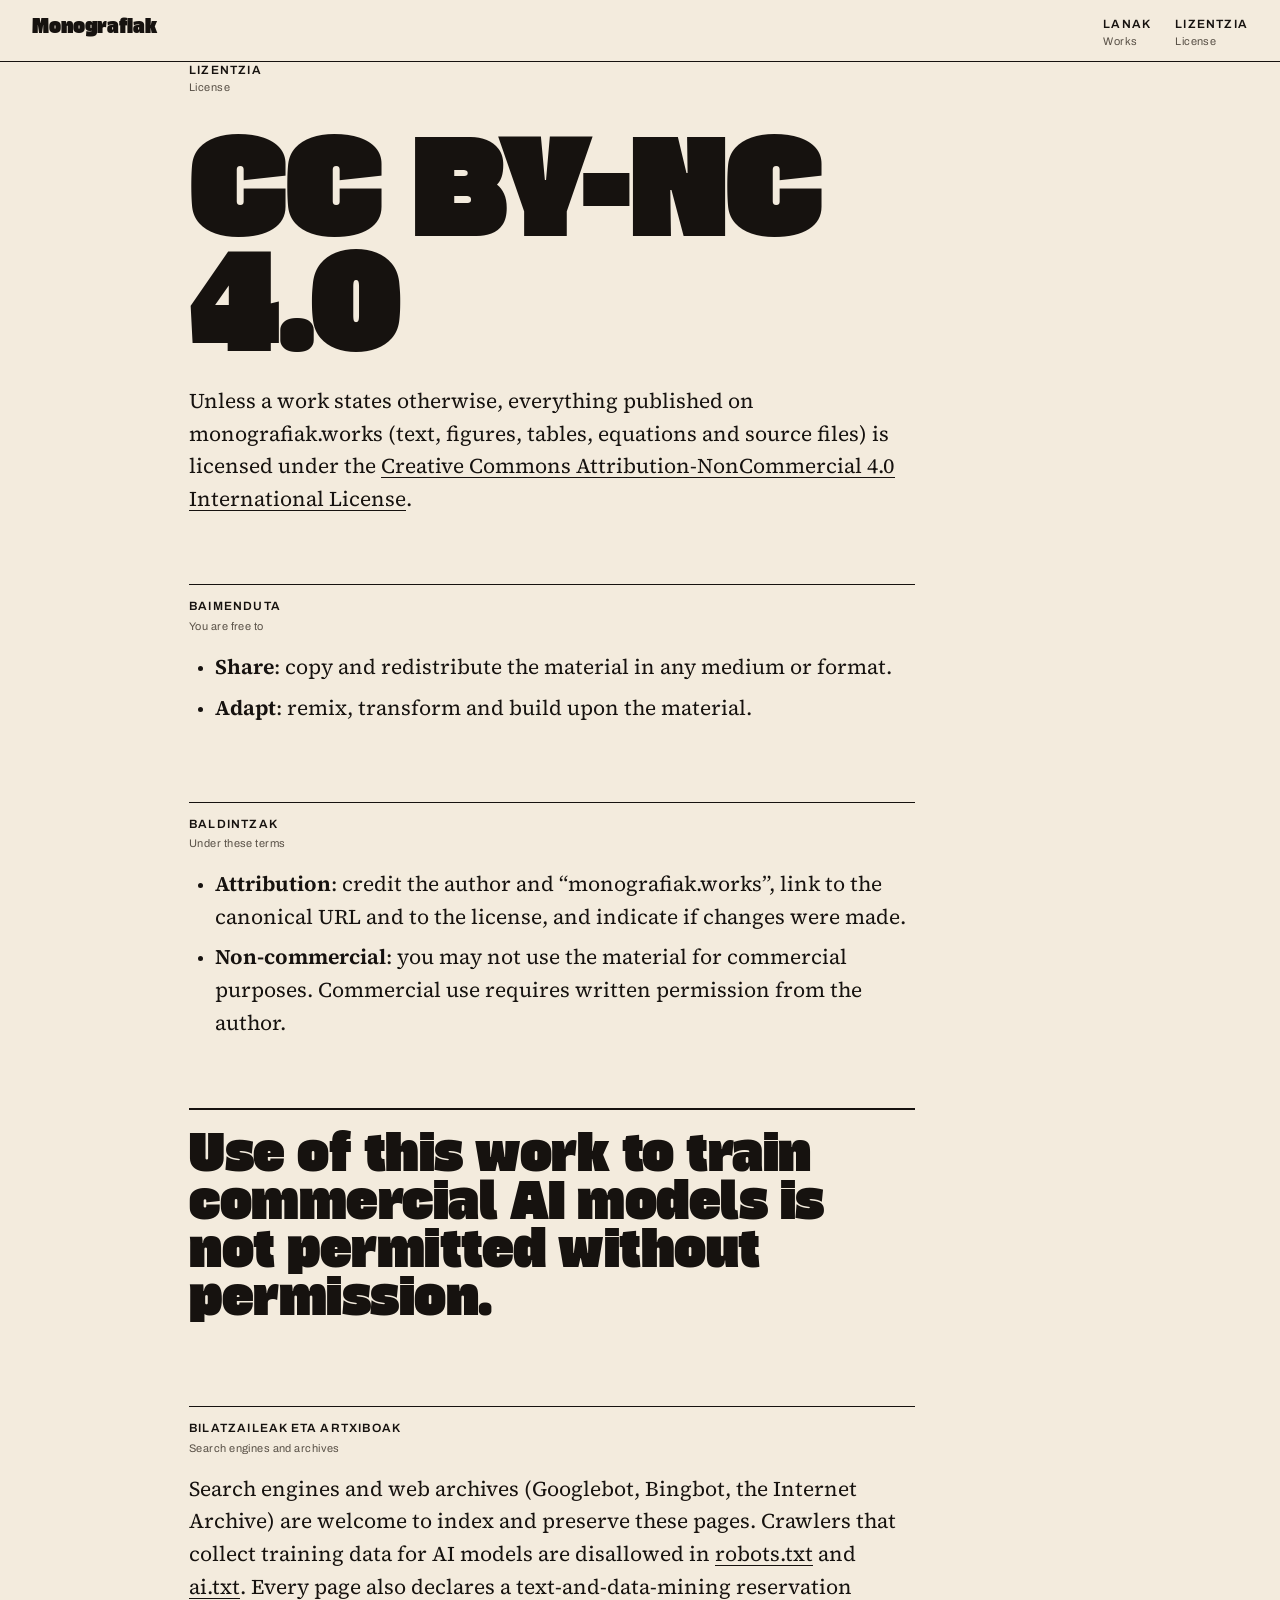
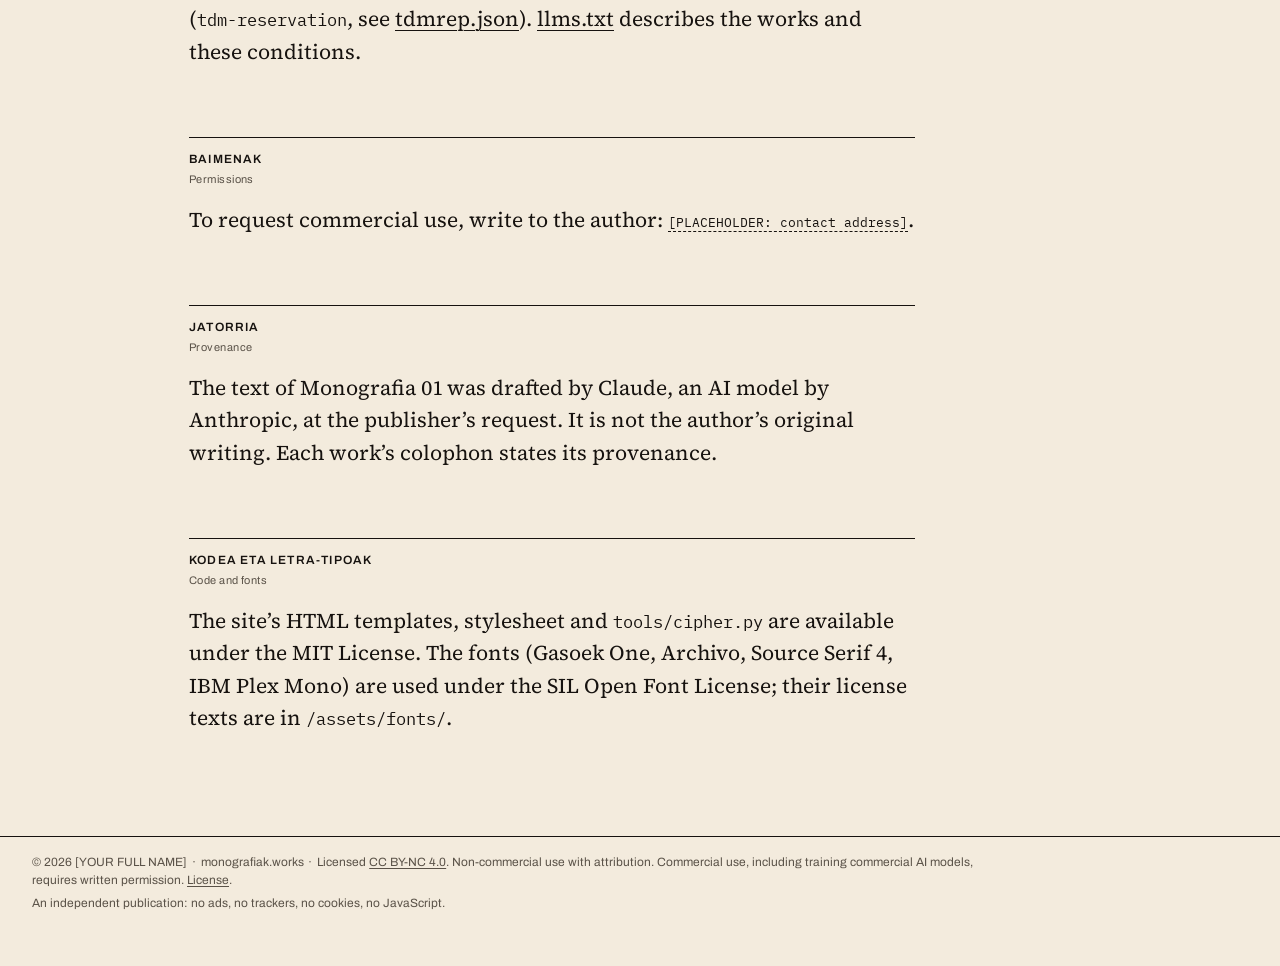
<file: license/index.html>
<!doctype html>
<html lang="en">
<head>
<meta charset="utf-8">
<meta name="viewport" content="width=device-width, initial-scale=1">
<title>Lizentzia · License — monografiak.works</title>
<meta name="description" content="All monografiak.works works are licensed CC BY-NC 4.0. Commercial use, including training commercial AI models, requires permission.">
<meta name="robots" content="index, follow, max-image-preview:large, max-snippet:-1, noai, noimageai">
<meta name="tdm-reservation" content="1">
<meta name="tdm-policy" content="https://monografiak.works/license/">
<link rel="canonical" href="https://monografiak.works/license/">
<link rel="license" href="https://creativecommons.org/licenses/by-nc/4.0/">
<link rel="preload" href="/assets/fonts/gasoek-one-latin.woff2" as="font" type="font/woff2" crossorigin>
<link rel="stylesheet" href="/assets/style.css">
<link rel="icon" href="/assets/favicon.svg" type="image/svg+xml">
</head>
<body>
<a class="skip" href="#content">Skip to content</a>

<header class="running">
  <a class="wordmark" href="/" lang="eu">Monografiak</a>
  <nav class="site-nav" aria-label="Site">
    <ul>
      <li><a href="/"><span class="bi"><span lang="eu">Lanak</span><span lang="en">Works</span></span></a></li>
      <li><a href="/license/"><span class="bi"><span lang="eu">Lizentzia</span><span lang="en">License</span></span></a></li>
    </ul>
  </nav>
</header>

<main id="content" class="folio page">
  <article class="sub">
    <p class="rubric"><span class="bi"><span lang="eu">Lizentzia</span><span lang="en">License</span></span></p>
    <h1 class="page-title">CC BY-NC 4.0</h1>
    <p>Unless a work states otherwise, everything published on monografiak.works (text, figures, tables, equations and source files) is licensed under the <a href="https://creativecommons.org/licenses/by-nc/4.0/" rel="license">Creative Commons Attribution-NonCommercial 4.0 International License</a>.</p>

    <h2><span class="bi"><span lang="eu">Baimenduta</span><span lang="en">You are free to</span></span></h2>
    <ul>
      <li><strong>Share</strong>: copy and redistribute the material in any medium or format.</li>
      <li><strong>Adapt</strong>: remix, transform and build upon the material.</li>
    </ul>

    <h2><span class="bi"><span lang="eu">Baldintzak</span><span lang="en">Under these terms</span></span></h2>
    <ul>
      <li><strong>Attribution</strong>: credit the author and “monografiak.works”, link to the canonical URL and to the license, and indicate if changes were made.</li>
      <li><strong>Non-commercial</strong>: you may not use the material for commercial purposes. Commercial use requires written permission from the author.</li>
    </ul>

    <p class="statement">Use of this work to train commercial AI models is not permitted without permission.</p>

    <h2><span class="bi"><span lang="eu">Bilatzaileak eta artxiboak</span><span lang="en">Search engines and archives</span></span></h2>
    <p>Search engines and web archives (Googlebot, Bingbot, the Internet Archive) are welcome to index and preserve these pages. Crawlers that collect training data for AI models are disallowed in <a href="/robots.txt">robots.txt</a> and <a href="/ai.txt">ai.txt</a>. Every page also declares a text-and-data-mining reservation (<code>tdm-reservation</code>, see <a href="/.well-known/tdmrep.json">tdmrep.json</a>). <a href="/llms.txt">llms.txt</a> describes the works and these conditions.</p>

    <h2><span class="bi"><span lang="eu">Baimenak</span><span lang="en">Permissions</span></span></h2>
    <p>To request commercial use, write to the author: <span class="placeholder">[PLACEHOLDER: contact address]</span>.</p>

    <h2><span class="bi"><span lang="eu">Jatorria</span><span lang="en">Provenance</span></span></h2>
    <p>The text of Monografia 01 was drafted by Claude, an AI model by Anthropic, at the publisher’s request. It is not the author’s original writing. Each work’s colophon states its provenance.</p>

    <h2><span class="bi"><span lang="eu">Kodea eta letra-tipoak</span><span lang="en">Code and fonts</span></span></h2>
    <p>The site’s HTML templates, stylesheet and <code>tools/cipher.py</code> are available under the MIT License. The fonts (Gasoek One, Archivo, Source Serif 4, IBM Plex Mono) are used under the SIL Open Font License; their license texts are in <code>/assets/fonts/</code>.</p>
  </article>
</main>

<footer class="site-footer">
  <p>© 2026 [YOUR FULL NAME]<span class="sep">·</span>monografiak.works<span class="sep">·</span>Licensed <a href="https://creativecommons.org/licenses/by-nc/4.0/" rel="license">CC BY-NC 4.0</a>. Non-commercial use with attribution. Commercial use, including training commercial AI models, requires written permission. <a href="/license/">License</a>.</p>
  <p>An independent publication: no ads, no trackers, no cookies, no JavaScript.</p>
</footer>
</body>
</html>
</file>
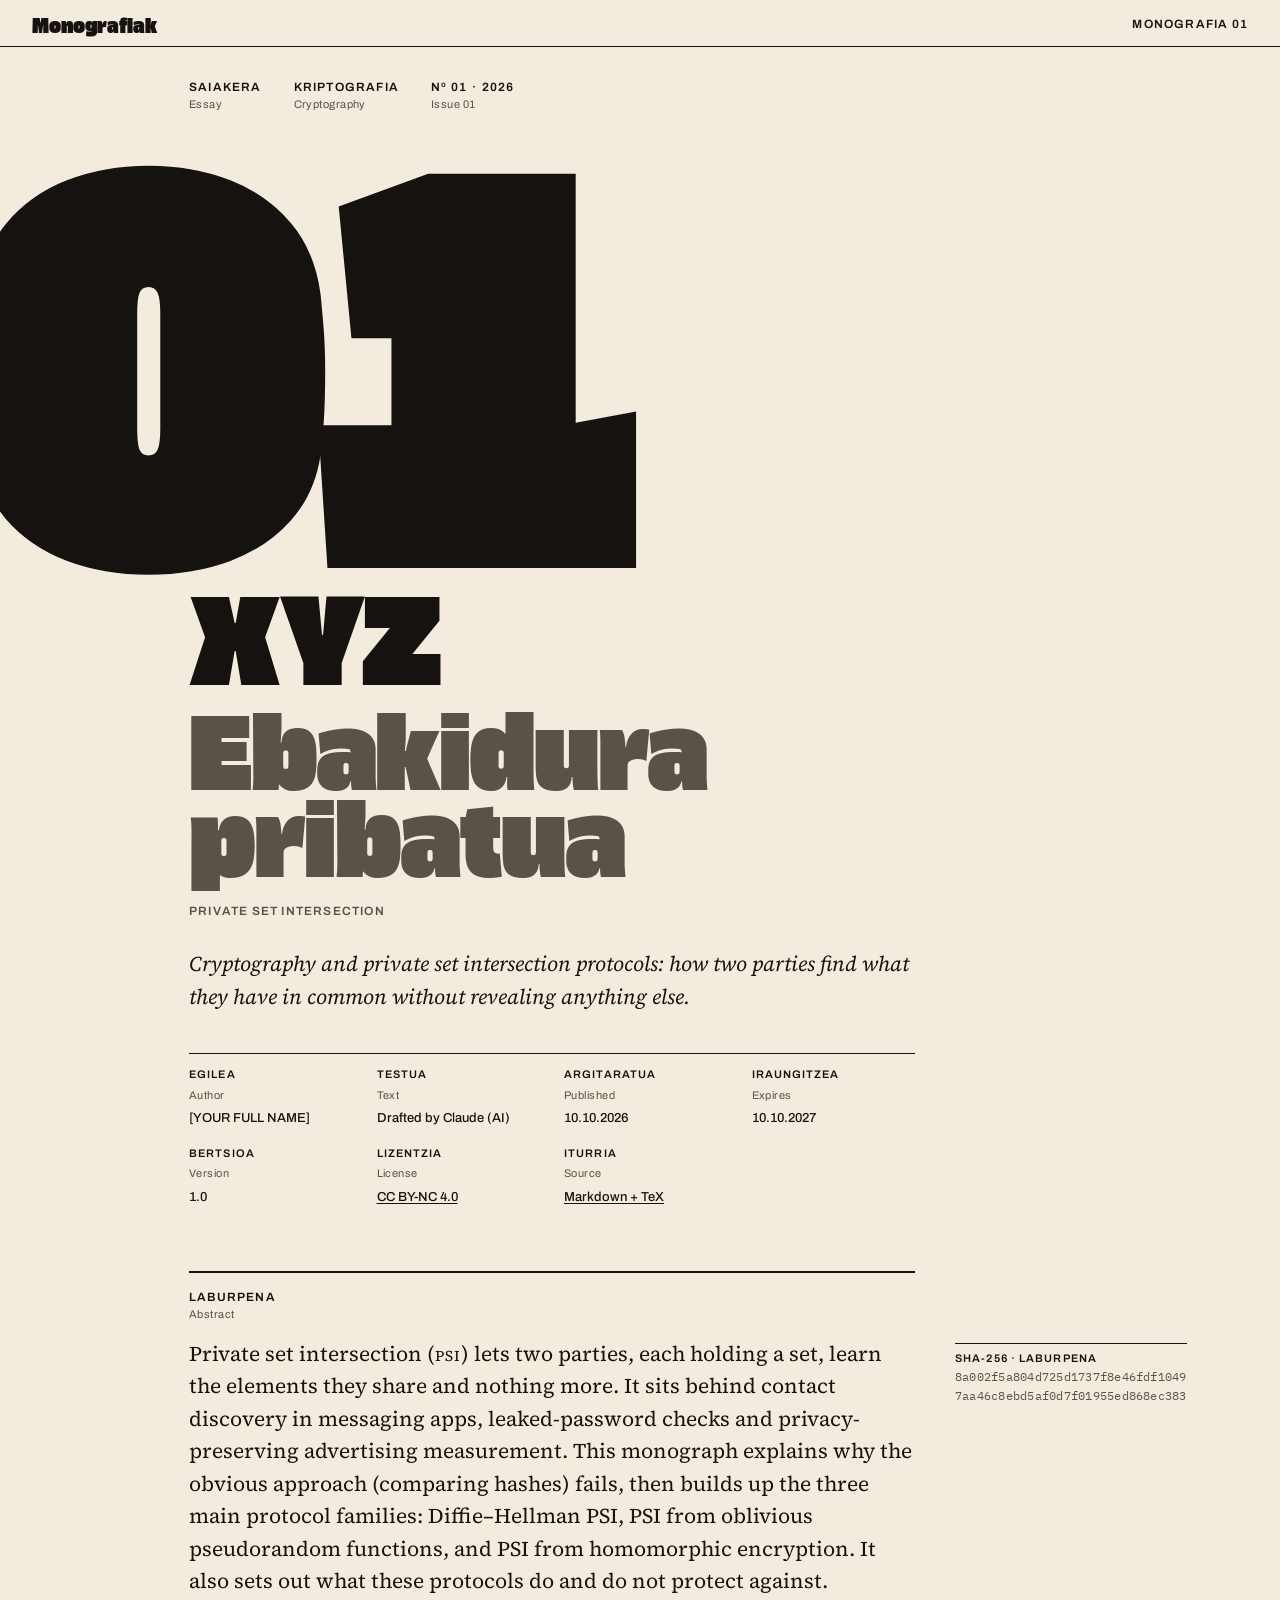
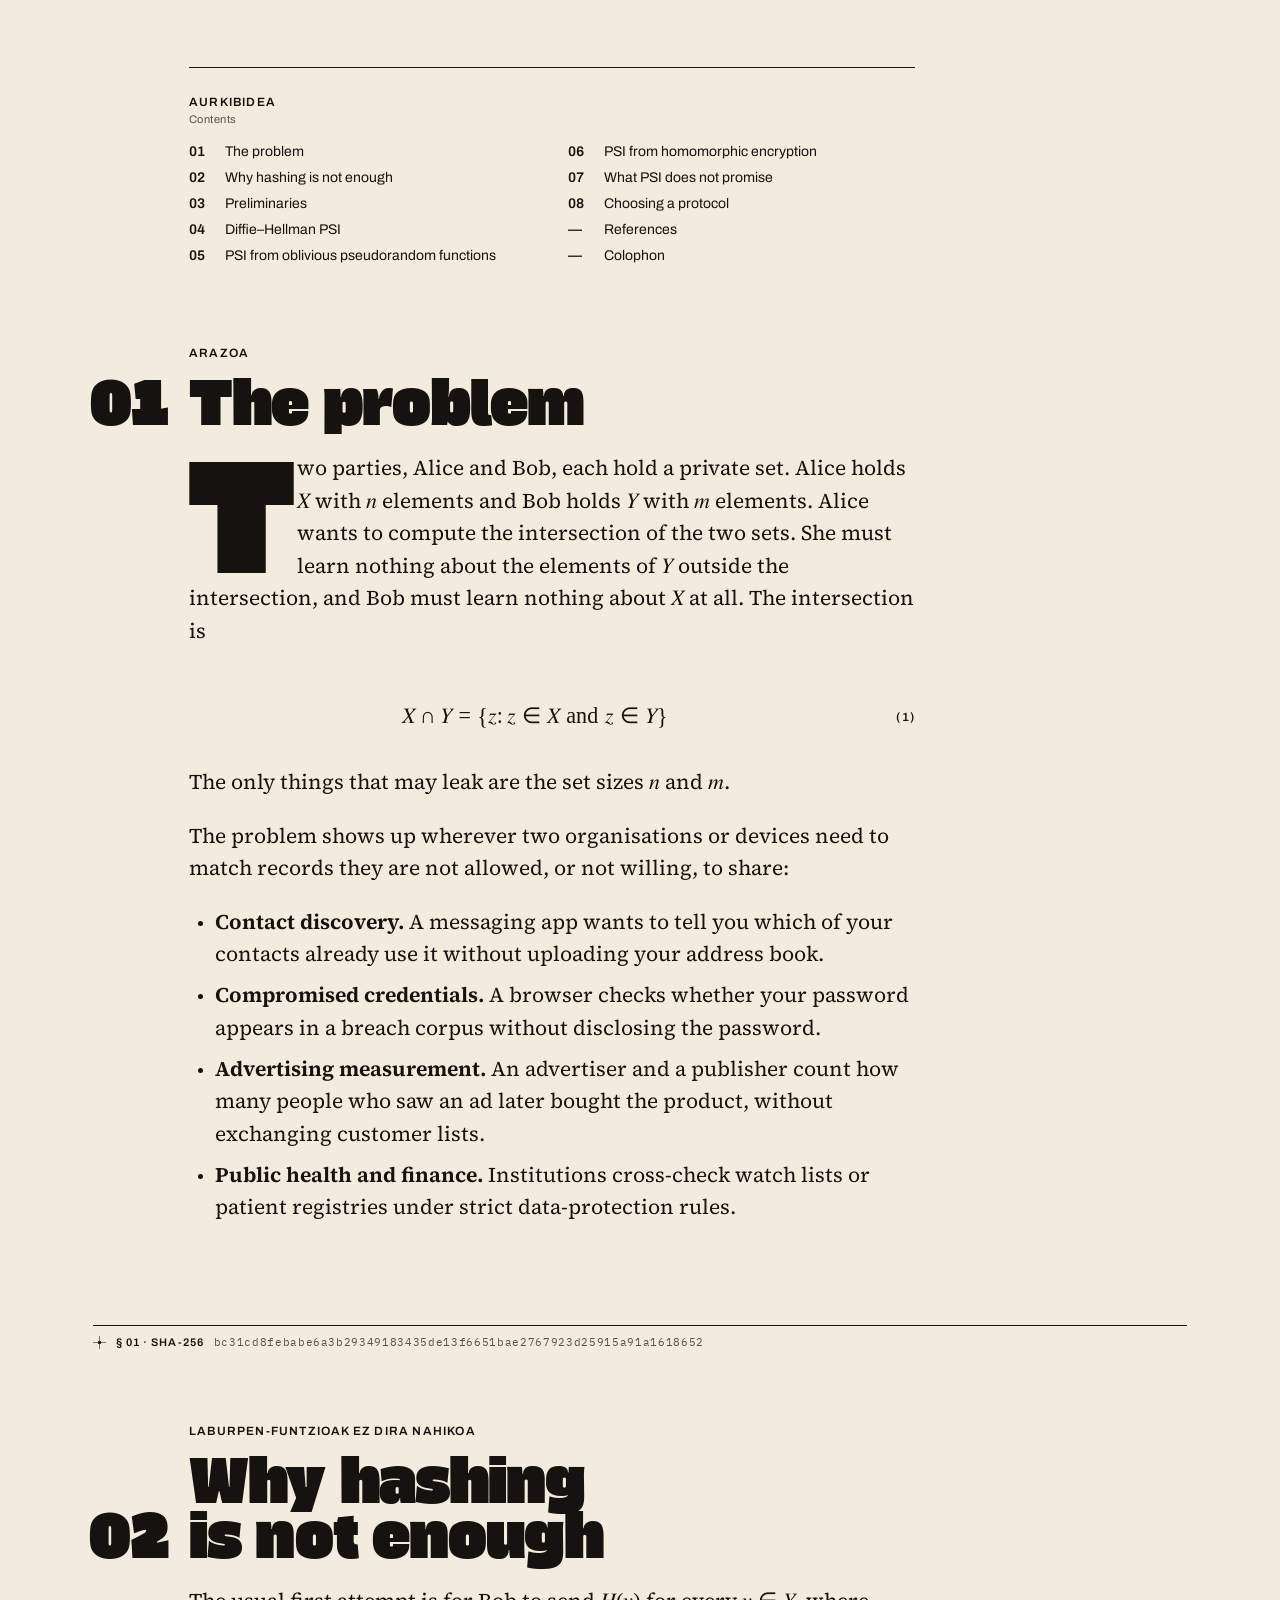
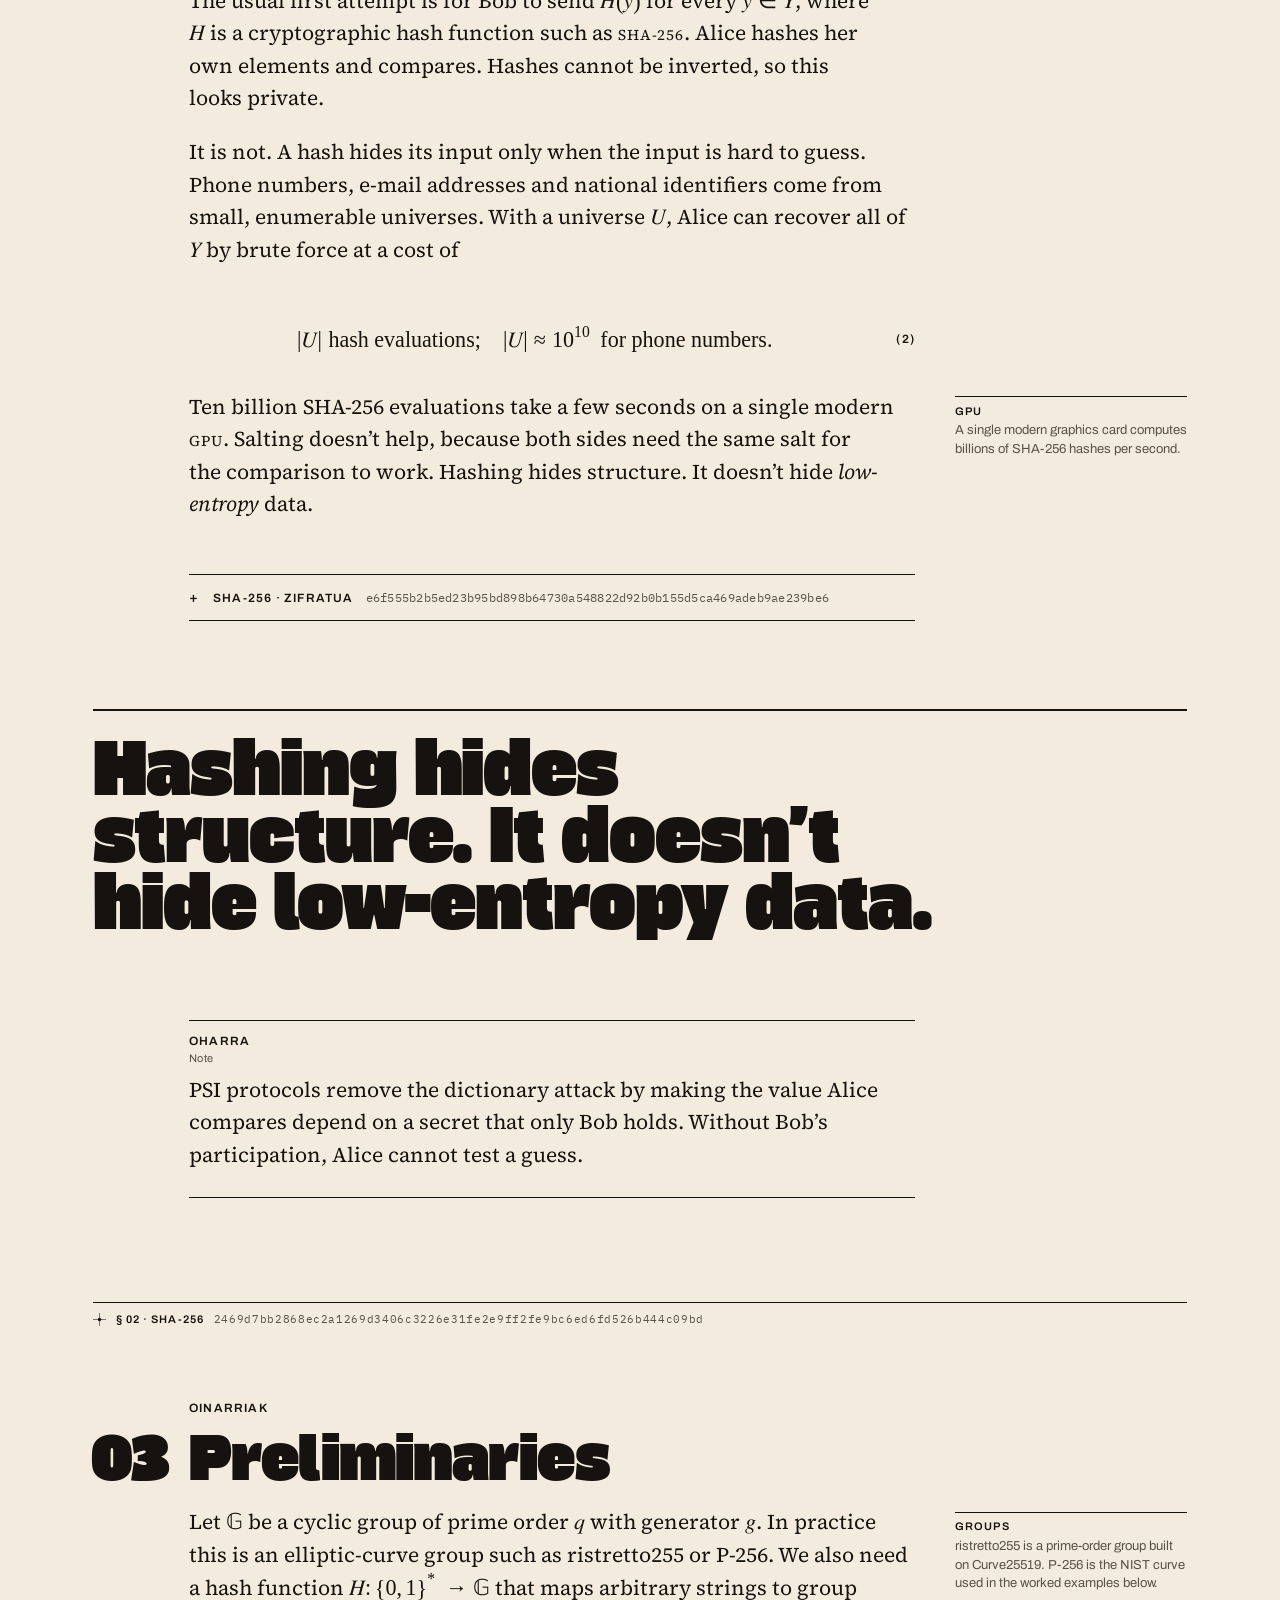
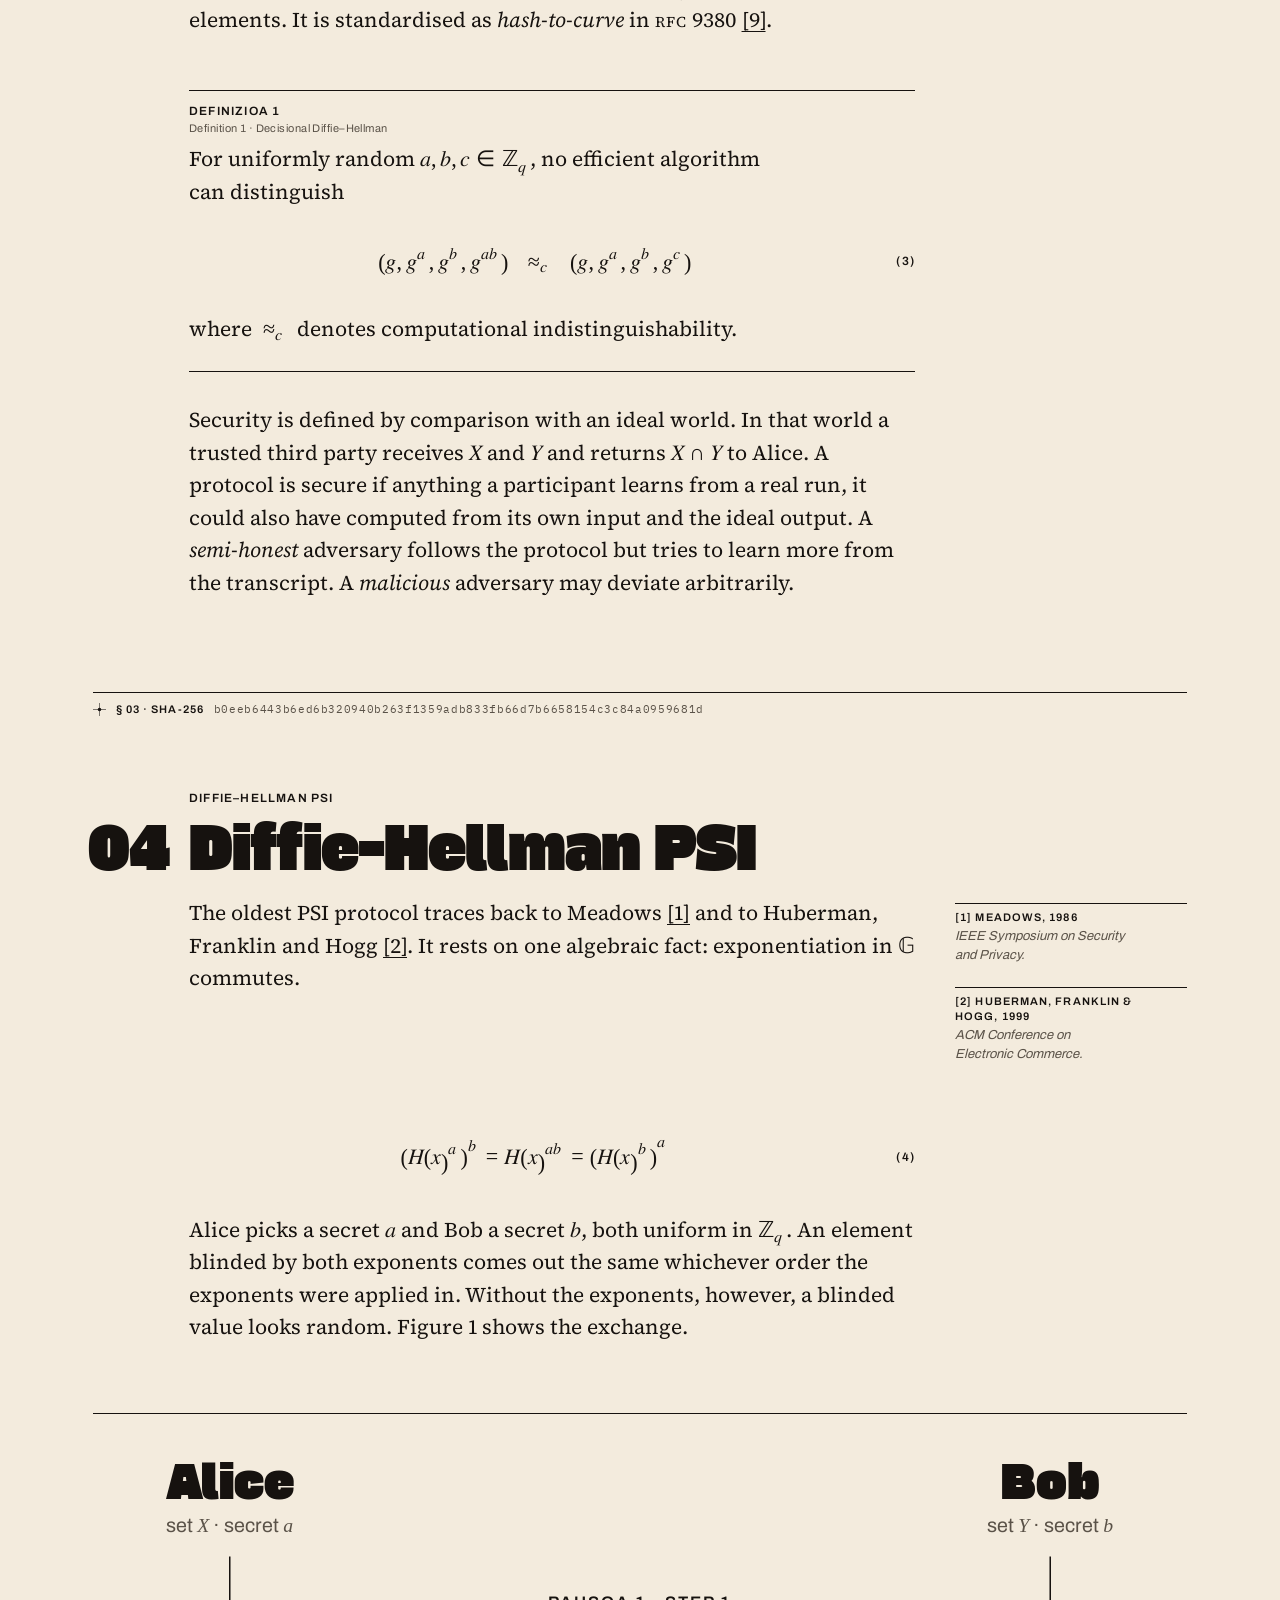
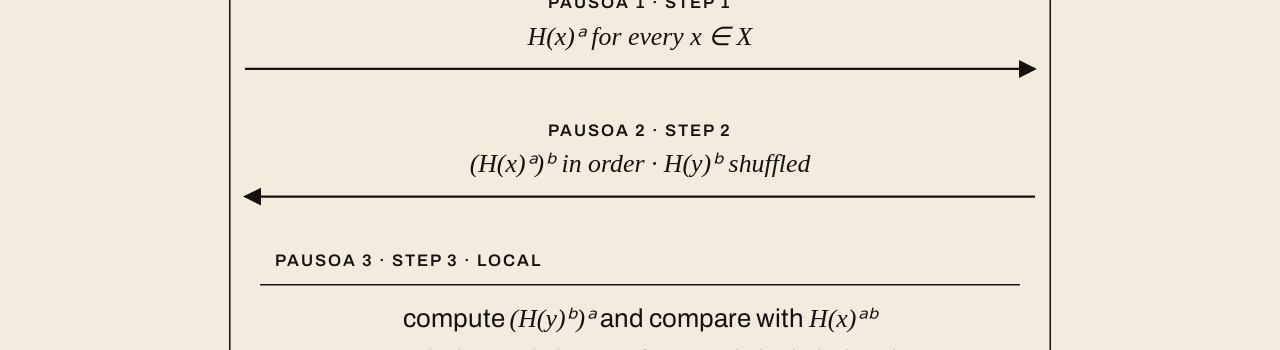
<file: xyz/index.html>
<!doctype html>
<html lang="en">
<head>
<meta charset="utf-8">
<title>Moved to Monografia 01 — monografiak.works</title>
<meta http-equiv="refresh" content="0; url=/01/">
<link rel="canonical" href="https://monografiak.works/01/">
<meta name="robots" content="noindex, follow">
</head>
<body>
<p>XYZ is now <a href="/01/">Monografia 01</a>.</p>
</body>
</html>
</file>
<file: assets/style.css>
/*
 * monografiak.works: the text is the design.
 *
 * Three voices:
 *   BIG    Gasoek One. Numbers, headlines, pull quotes, drop caps.
 *   SMALL  Archivo, 11–13px, uppercase, tracked. The editorial apparatus.
 *   CIPHER IBM Plex Mono, small, muted. Real hashes and protocol values only
 *          (computed by tools/cipher.py).
 * Body text is Source Serif 4. There are three colours: paper, ink and muted
 * ink. No boxes, shadows, gradients or animation; thin rules only.
 */

/* ---------------------------------------------------------------- fonts */

@font-face {
  font-family: "Gasoek One";
  src: url("/assets/fonts/gasoek-one-latin.woff2") format("woff2");
  font-weight: 400;
  font-style: normal;
  font-display: swap;
}
@font-face {
  font-family: "Archivo";
  src: url("/assets/fonts/archivo-latin-wght.woff2") format("woff2");
  font-weight: 100 900;
  font-style: normal;
  font-display: swap;
}
@font-face {
  font-family: "Source Serif 4";
  src: url("/assets/fonts/source-serif-4-latin-wght.woff2") format("woff2");
  font-weight: 200 900;
  font-style: normal;
  font-display: swap;
}
@font-face {
  font-family: "Source Serif 4";
  src: url("/assets/fonts/source-serif-4-latin-wght-italic.woff2") format("woff2");
  font-weight: 200 900;
  font-style: italic;
  font-display: swap;
}
@font-face {
  font-family: "IBM Plex Mono";
  src: url("/assets/fonts/ibm-plex-mono-latin-400.woff2") format("woff2");
  font-weight: 400;
  font-style: normal;
  font-display: swap;
}

/* --------------------------------------------------------------- tokens */

:root {
  --paper: #F3EBDD;
  --ink: #16120F;
  --muted: #5A5248;

  --big: "Gasoek One", "Archivo Black", Impact, sans-serif;
  --small: "Archivo", "Helvetica Neue", Arial, sans-serif;
  --body: "Source Serif 4", "Iowan Old Style", Charter, Georgia, serif;
  --cipher: "IBM Plex Mono", ui-monospace, "SF Mono", Menlo, Consolas, monospace;
  --math: "STIX Two Math", "Latin Modern Math", "Cambria Math", math;

  --measure: 66ch;
  --gutter: 1rem;
  --rule: 1px solid var(--ink);

  color-scheme: light;
}

/* ----------------------------------------------------------------- base */

*, *::before, *::after { box-sizing: border-box; }

html {
  -webkit-text-size-adjust: 100%;
  text-size-adjust: 100%;
  overflow-x: clip;            /* big type may bleed; the page never scrolls sideways */
  background: var(--paper);
}

body {
  margin: 0;
  background: var(--paper);
  color: var(--ink);
  font-family: var(--body);
  font-size: clamp(1.1875rem, 1.1rem + 0.3vw, 1.3125rem);   /* 19 → 21px */
  line-height: 1.55;
  font-kerning: normal;
  font-variant-numeric: oldstyle-nums proportional-nums;
  font-optical-sizing: auto;
  hanging-punctuation: first allow-end last;
  overflow-wrap: break-word;
  overflow-x: clip;
}

p { margin: 0 0 1em; hyphens: auto; text-wrap: pretty; }

a {
  color: var(--ink);
  text-decoration-line: underline;
  text-decoration-thickness: 1px;
  text-underline-offset: 0.18em;
}
a:hover { color: var(--muted); }
:focus-visible { outline: 2px solid var(--ink); outline-offset: 3px; }

strong, b { font-weight: 650; }

abbr[title] {
  text-decoration: none;
  font-variant-caps: all-small-caps;
  letter-spacing: 0.04em;
  font-variant-numeric: lining-nums;
}

code, kbd, samp, pre { font-family: var(--cipher); font-variant-numeric: tabular-nums slashed-zero; }
:not(pre) > code { font-size: 0.82em; }
pre { font-size: 0.75rem; line-height: 1.5; overflow-x: auto; margin: 1.5rem 0; padding: 1rem 0; border-block: var(--rule); }

ul, ol { padding-left: 1.25em; margin: 0 0 1em; }
li { margin-bottom: 0.4em; }
li::marker { font-family: var(--small); font-size: 0.8em; font-variant-numeric: lining-nums; }

math { font-family: var(--math); font-size: 1.05em; }

.skip { position: absolute; left: -9999px; }
.skip:focus { left: 1rem; top: 1rem; background: var(--paper); padding: 0.5rem 0.75rem; z-index: 10; }

/* -------------------------------------------- SMALL: editorial apparatus */

.label, .kicker, .rubric, .byline, .running, .site-nav, figcaption, caption,
th, .sn, .toc, .dateline {
  font-family: var(--small);
  font-variant-numeric: lining-nums tabular-nums;
}

.label, .kicker, .rubric, .running, .site-nav, .dateline, thead th {
  font-size: 0.75rem;                  /* 12px */
  font-weight: 600;
  text-transform: uppercase;
  letter-spacing: 0.1em;
  line-height: 1.35;
}

/* Bilingual pair: Euskara first, English underneath, smaller and muted. Never run together. */
.bi { display: inline-flex; flex-direction: column; gap: 0.15em; vertical-align: top; }
.bi > [lang="en"] {
  font-family: var(--small);
  font-size: 0.6875rem;                /* 11px */
  font-weight: 400;
  letter-spacing: 0.04em;
  text-transform: none;
  color: var(--muted);
}

.sep { padding-inline: 0.4em; }        /* the dot: metadata separator */

/* ------------------------------------------------------ running header */

.running {
  display: flex;
  justify-content: space-between;
  align-items: flex-start;
  gap: 0.75rem 2rem;
  flex-wrap: wrap;
  padding: 1rem var(--gutter) 0.75rem;
  border-bottom: var(--rule);
}
.running a { text-decoration: none; }
.running a:hover { text-decoration: underline; }
.wordmark { font-family: var(--big); font-weight: 400; font-size: 1.125rem; letter-spacing: 0; text-transform: none; line-height: 1; }
.site-nav ul { display: flex; gap: 1.5rem; list-style: none; margin: 0; padding: 0; }
.site-nav li { margin: 0; }
.running .issue { text-align: right; }

/* ---------------------------------------------------------------- grid */

/* Narrow: one column with gutters. Wide: hanging margin · text · sidenotes. */
.folio {
  display: grid;
  grid-template-columns:
    [full-start] var(--gutter)
    [wide-start text-start] minmax(0, 1fr)
    [text-end wide-end] var(--gutter) [full-end];
}
.folio > * { grid-column: text; min-width: 0; }
.folio > .wide { grid-column: wide; }
.folio > .full { grid-column: full; }

@media (min-width: 62rem) {
  :root { --gutter: 2rem; }
  .folio {
    grid-template-columns:
      [full-start] minmax(var(--gutter), 1fr)
      [wide-start] 6rem
      [text-start] minmax(0, var(--measure))
      [text-end] 17rem
      [wide-end] minmax(var(--gutter), 1fr) [full-end];
  }
}

/* -------------------------------------------------------- BIG: display */

.numero {
  font-family: var(--big);
  font-weight: 400;
  font-size: clamp(11rem, 40vw, 44rem);
  line-height: 0.74;
  letter-spacing: -0.05em;
  margin: 0 0 0 -0.07em;               /* bleed past the left edge */
  font-variant-numeric: lining-nums;
  white-space: nowrap;
}

.headline {
  font-family: var(--big);
  font-weight: 400;
  font-size: clamp(48px, 9vw, 160px);
  line-height: 0.9;
  letter-spacing: -0.02em;
  margin: 0;
  text-wrap: balance;
  overflow-wrap: normal;
}

.display-eu {
  font-family: var(--big);
  font-weight: 400;
  font-size: clamp(2.5rem, 7.5vw, 8rem);
  line-height: 0.9;
  letter-spacing: -0.02em;
  margin: 0;
  overflow-wrap: normal;
}
.display-eu .bi > [lang="en"] { font-size: 0.75rem; font-weight: 600; letter-spacing: 0.1em; text-transform: uppercase; margin-top: 0.75rem; }

.pull {
  font-family: var(--big);
  font-weight: 400;
  font-size: clamp(2.25rem, 5.5vw, 5.25rem);
  line-height: 0.95;
  letter-spacing: -0.015em;
  margin: 3.5rem 0;
  padding-top: 1.25rem;
  border-top: 2px solid var(--ink);
  text-wrap: balance;
  overflow-wrap: normal;
  hyphens: none;
}
.pull.right { text-align: right; }

/* Drop cap: 4 lines, Gasoek One. */
.dropcap::first-letter {
  font-family: var(--big);
  font-weight: 400;
  float: left;
  font-size: 5.6em;
  line-height: 0.72;
  margin: 0.06em 0.08em -0.05em 0;
}
@supports (initial-letter: 4) or (-webkit-initial-letter: 4) {
  .dropcap::first-letter {
    float: none;
    font-size: inherit;
    line-height: inherit;
    margin: 0 0.12em 0 0;
    -webkit-initial-letter: 4;
    initial-letter: 4;
  }
}

/* ------------------------------------------------------- article masthead */

.masthead { padding-top: 2rem; }
.masthead .rubric { display: flex; flex-wrap: wrap; gap: 0.75rem 2rem; margin: 0 0 1.25rem; }
.masthead .numero { margin-top: 1.5rem; }
.masthead .headline { margin-top: 3rem; }
.masthead .display-eu { margin-top: 1.25rem; color: var(--muted); }
.dek { font-style: italic; margin: 2rem 0 0; max-width: 36em; }

.byline {
  margin: 2.5rem 0 0;
  padding-top: 0.75rem;
  border-top: var(--rule);
  display: grid;
  grid-template-columns: repeat(auto-fit, minmax(9.5rem, 1fr));
  gap: 1rem 1.5rem;
}
.byline dt { margin-bottom: 0.3rem; }
.byline dt .bi > [lang="eu"] { font-size: 0.6875rem; font-weight: 600; text-transform: uppercase; letter-spacing: 0.1em; }
.byline dd { margin: 0; font-size: 0.8125rem; font-weight: 500; }

/* ---------------------------------------------------------------- text */

.sec-head { position: relative; margin: 4.5rem 0 1.5rem; }
.sec-head .label { display: block; margin-bottom: 0.75rem; }
.sec-head h2 {
  font-family: var(--big);
  font-weight: 400;
  font-size: clamp(2rem, 4.6vw, 3.6rem);
  line-height: 0.95;
  letter-spacing: -0.015em;
  margin: 0;
  text-wrap: balance;
  overflow-wrap: normal;
  hyphens: none;
}
.secno {
  display: block;
  font-family: var(--big);
  font-weight: 400;
  font-size: clamp(2rem, 4.6vw, 3.6rem);
  line-height: 0.95;
  letter-spacing: -0.03em;
  font-variant-numeric: lining-nums;
  margin-bottom: 0.5rem;
}
@media (min-width: 62rem) {
  .secno { position: absolute; right: calc(100% + 1.25rem); bottom: 0; margin: 0; }
}

.front-label { display: block; margin: 0 0 1rem; }

.abstract { margin-top: 4rem; padding-top: 1rem; border-top: 2px solid var(--ink); }

.toc { margin: 3rem 0 0; padding-top: 1rem; border-top: var(--rule); }
.toc ol { list-style: none; padding: 0; margin: 1rem 0 0; columns: 2 16rem; column-gap: 2rem; }
.toc li { break-inside: avoid; display: grid; grid-template-columns: 2.25rem 1fr; margin-bottom: 0.45rem; font-size: 0.875rem; line-height: 1.35; }
.toc li span:first-child { font-weight: 600; }
.toc a { text-decoration: none; }
.toc a:hover { text-decoration: underline; }

/* Notes, definitions: rules, never boxes */
.note, .definition { margin: 2rem 0; padding: 0.75rem 0 0.25rem; border-top: var(--rule); border-bottom: var(--rule); }
.note .label, .definition .label { display: block; margin-bottom: 0.5rem; }

/* --------------------------------------------------------- sidenotes */

.sn {
  display: block;
  font-size: 0.8125rem;               /* 13px */
  line-height: 1.45;
  color: var(--muted);
  margin: 0.75rem 0;
  padding-left: 0.75rem;
  border-left: var(--rule);
  font-variant-numeric: lining-nums;
  hyphens: none;
  text-indent: 0;
}
.sn .label { color: var(--ink); display: block; margin-bottom: 0.15rem; font-size: 0.6875rem; }

@media (min-width: 62rem) {
  .sn {
    float: right;
    clear: right;
    width: 14.5rem;
    margin: 0.35rem -17rem 1rem 0;
    padding: 0.4rem 0 0;
    border-left: 0;
    border-top: var(--rule);
  }
}

/* --------------------------------------------------------------- math */

.eq {
  display: grid;
  grid-template-columns: minmax(0, 1fr) auto;
  align-items: center;
  gap: 1rem;
  margin: 2rem 0;
}
.eq > math { min-width: 0; max-width: 100%; overflow-x: auto; overflow-y: hidden; padding-block: 0.4rem; }
.eq-num { font-family: var(--small); font-size: 0.75rem; font-weight: 600; letter-spacing: 0.1em; font-variant-numeric: lining-nums; }

/* -------------------------------------------------------------- figures */

figure { margin: 3rem 0; }
figure svg { display: block; width: 100%; height: auto; }
figcaption, caption {
  font-size: 0.75rem;
  line-height: 1.5;
  color: var(--muted);
  text-align: left;
  margin-top: 0.75rem;
}
figcaption .bi, caption .bi { margin: 0 0.75rem 0.35rem 0; color: var(--ink); }
figcaption .bi > [lang="eu"], caption .bi > [lang="eu"] { font-weight: 600; text-transform: uppercase; letter-spacing: 0.1em; }

.diagram { border-block: var(--rule); padding: 1.5rem 0; }
.diagram text { font-family: var(--small); fill: var(--ink); }
.diagram .m { font-family: var(--math); font-style: italic; }
.diagram .h { font-family: var(--big); font-size: 30px; }
.diagram .s { font-size: 13px; fill: var(--muted); }
.diagram .n { font-size: 11px; font-weight: 600; letter-spacing: 0.12em; }
.diagram .lbl { font-size: 17px; }
.diagram .life { stroke: var(--ink); stroke-width: 1; }
.diagram .arr { stroke: var(--ink); stroke-width: 1.5; fill: none; }
.diagram .head { fill: var(--ink); }
.diagram .frame { fill: none; stroke: var(--ink); stroke-width: 1; }
.diagram .dot { fill: var(--ink); }

/* -------------------------------------------------------------- tables */

.table-wrap { overflow-x: auto; margin: 2.5rem 0; }
table { border-collapse: collapse; width: 100%; font-size: 0.875rem; line-height: 1.45; font-variant-numeric: lining-nums tabular-nums; }
caption { caption-side: bottom; padding-top: 0.75rem; }
th, td { text-align: left; vertical-align: top; padding: 0.6rem 1rem 0.6rem 0; border-bottom: var(--rule); }
thead th { border-top: 2px solid var(--ink); }
tbody th { font-size: 0.8125rem; font-weight: 600; }

/* ------------------------------------------------- CIPHER: ciphertext */

.hex, .cipher-rule code, .hexgrid, .fp {
  font-family: var(--cipher);
  font-variant-numeric: tabular-nums slashed-zero;
  font-variant-ligatures: none;
}
.hex { font-size: 0.75rem; color: var(--muted); word-break: break-all; letter-spacing: 0.02em; }

.cipher-rule {
  display: flex;
  align-items: center;
  gap: 0.6rem;
  margin: 4.5rem 0 0;
  padding-top: 0.5rem;
  border-top: var(--rule);
  font-family: var(--small);
  font-size: 0.6875rem;
  font-weight: 600;
  letter-spacing: 0.1em;
  text-transform: uppercase;
  white-space: nowrap;
  overflow: hidden;
}
.cipher-rule code { font-size: 0.6875rem; font-weight: 400; color: var(--muted); text-transform: none; letter-spacing: 0.06em; overflow: hidden; }
.gurutzea { flex: none; color: var(--ink); }

.cipher-table td { padding-block: 0.35rem; border-bottom: 1px solid color-mix(in srgb, var(--ink) 22%, var(--paper)); }
.cipher-table tbody th { padding-top: 1.1rem; border-bottom: 0; white-space: nowrap; font-size: 0.6875rem; letter-spacing: 0.1em; text-transform: uppercase; }
.cipher-table tbody th + td[colspan] { padding-top: 1.1rem; border-bottom: 0; font-size: 0.8125rem; }
.cipher-table .pt { white-space: nowrap; font-family: var(--cipher); font-size: 0.75rem; }
.cipher-table td:last-child { min-width: 19rem; }
.cipher-table .match { font-family: var(--small); font-weight: 600; font-size: 0.6875rem; letter-spacing: 0.08em; text-transform: uppercase; margin-left: 0.5rem; }
.cipher-table .nomatch { font-family: var(--small); font-size: 0.6875rem; letter-spacing: 0.08em; text-transform: uppercase; margin-left: 0.5rem; color: var(--muted); }
.cipher-table caption code { font-size: 0.6875rem; }

/* Ciphertext → plaintext with <details>; no JavaScript */
.cipher-pair { margin: 2rem 0; border-block: var(--rule); padding: 0.75rem 0; }
.cipher-pair summary { cursor: pointer; list-style: none; display: flex; flex-wrap: wrap; align-items: baseline; gap: 0.25rem 0.75rem; }
.cipher-pair summary::-webkit-details-marker { display: none; }
.cipher-pair summary::before { content: "+"; font-family: var(--small); font-weight: 600; font-size: 0.875rem; width: 0.75rem; }
.cipher-pair[open] summary::before { content: "−"; }
.cipher-pair p { margin: 0.75rem 0 0; font-size: 0.9375rem; }
.cipher-pair code.pt { font-size: 0.9375rem; }

/* Colophon fingerprint: a typographic object wrapped in hex */
.fingerprint { margin: 2.5rem 0 3rem; }
.hexgrid { display: grid; gap: 0.1rem; font-size: clamp(0.5rem, 1.55vw, 0.75rem); line-height: 1.3; color: var(--muted); overflow: hidden; white-space: nowrap; letter-spacing: 0.08em; }
.hexgrid span { overflow: hidden; }
.fp { margin: 0.9rem 0; }
.fp code { display: grid; font-size: clamp(1.05rem, 5.6vw, 3rem); line-height: 1.1; letter-spacing: 0.05em; color: var(--ink); }
.fp-short { margin: 1rem 0 0; }
.fp-short .label { display: block; margin-bottom: 0.25rem; }

/* --------------------------------------------------------- references */

.references ol { padding-left: 1.75rem; font-size: 0.9375rem; line-height: 1.5; }
.references li { margin-bottom: 0.75rem; }
.references li::marker { font-weight: 600; }
.cite pre { white-space: pre-wrap; word-break: break-word; }

.end-mark { display: block; margin: 2rem 0 0; }

/* ------------------------------------------------------------ colophon */

.colophon { margin-top: 6rem; padding-top: 3rem; border-top: 2px solid var(--ink); }
.colophon .ornament { display: block; margin: 0 0 2rem; }
.colophon h2 { font-family: var(--big); font-weight: 400; font-size: clamp(3rem, 9vw, 7rem); line-height: 0.9; letter-spacing: -0.02em; margin: 0; }
.colophon h2 .bi > [lang="en"] { font-size: 0.75rem; font-weight: 600; letter-spacing: 0.1em; text-transform: uppercase; margin-top: 0.75rem; }
.colophon dl { margin: 2rem 0 0; font-size: 0.9375rem; line-height: 1.5; }
.colophon dl > div { display: grid; grid-template-columns: 1fr; gap: 0.35rem 1.5rem; padding: 0.85rem 0; border-top: var(--rule); }
@media (min-width: 40rem) { .colophon dl > div { grid-template-columns: 11rem 1fr; } }
.colophon dt .bi > [lang="eu"] { font-family: var(--small); font-size: 0.75rem; font-weight: 600; text-transform: uppercase; letter-spacing: 0.1em; }
.colophon dd { margin: 0; }
.placeholder { font-family: var(--cipher); font-size: 0.8125rem; border-bottom: 1px dashed var(--ink); }

/* -------------------------------------------------------------- footer */

.site-footer { margin-top: 5rem; padding: 1rem var(--gutter) 3rem; border-top: var(--rule); font-family: var(--small); font-size: 0.75rem; line-height: 1.5; color: var(--muted); }
.site-footer p { margin: 0 0 0.35rem; max-width: 60rem; hyphens: none; }
.site-footer a { color: var(--muted); }
.site-footer a:hover { color: var(--ink); }

/* -------------------------------------------------- home: the cover */

.cover-mark {
  font-family: var(--big);
  font-weight: 400;
  font-size: 13.6vw;                    /* the whole word always fits the page width */
  line-height: 0.85;
  letter-spacing: -0.035em;
  margin: 2.5rem 0 0;
  padding-left: 1.2vw;
  white-space: nowrap;
}
.motto { margin: 2rem 0 0; padding-top: 1rem; border-top: 2px solid var(--ink); }
.motto [lang="eu"] { display: block; font-family: var(--big); font-weight: 400; font-size: clamp(1.75rem, 4.5vw, 3.75rem); line-height: 1; letter-spacing: -0.01em; }
.motto [lang="en"] { display: block; margin-top: 0.75rem; font-family: var(--small); font-size: 0.75rem; font-weight: 600; letter-spacing: 0.1em; text-transform: uppercase; color: var(--muted); }

.contents { margin-top: 5rem; }
.contents > .label { display: block; padding-bottom: 0.75rem; border-bottom: 2px solid var(--ink); }
.works { list-style: none; margin: 0; padding: 0; }
.work { display: grid; grid-template-columns: minmax(0, 1fr); gap: 0 2.5rem; padding: 2rem 0 2.5rem; border-bottom: var(--rule); margin: 0; }
.work .numero { font-size: clamp(10rem, 42vw, 30rem); }
.work-body { min-width: 0; align-self: end; }
.work-body .rubric { display: flex; flex-wrap: wrap; gap: 0.5rem 1.5rem; margin: 1.5rem 0 1rem; }
.work-title { font-family: var(--big); font-weight: 400; font-size: clamp(3rem, 9vw, 8rem); line-height: 0.9; letter-spacing: -0.02em; margin: 0; }
.work-title a { text-decoration: none; }
.work-title a:hover { color: var(--muted); }
.work-eu { font-family: var(--big); font-size: clamp(1.5rem, 3.5vw, 2.75rem); line-height: 1; color: var(--muted); margin: 0.75rem 0 0; }
.work .dek { margin: 1.25rem 0 1rem; }
.work .dateline { margin: 0.5rem 0 0; }
@media (min-width: 62rem) {
  .work { grid-template-columns: minmax(0, 1fr) minmax(0, 1fr); }
  .work .numero { font-size: min(24vw, 30rem); margin-left: -0.09em; }
  .work-body .rubric { margin-top: 0; }
}

.press { margin-top: 5rem; }

/* ------------------------------------------------------- simple pages */

.page-title { font-family: var(--big); font-weight: 400; font-size: clamp(3rem, 10vw, 9rem); line-height: 0.9; letter-spacing: -0.02em; margin: 1rem 0 2rem; overflow-wrap: normal; }
.page h2 { font-family: var(--small); font-size: 0.75rem; font-weight: 600; letter-spacing: 0.1em; text-transform: uppercase; margin: 3rem 0 1rem; padding-top: 0.75rem; border-top: var(--rule); }
.statement { font-family: var(--big); font-weight: 400; font-size: clamp(1.75rem, 4vw, 3rem); line-height: 1; letter-spacing: -0.01em; margin: 2.5rem 0; padding-top: 1rem; border-top: 2px solid var(--ink); hyphens: none; }

@media (prefers-reduced-motion: no-preference) { html { scroll-behavior: smooth; } }

/* ---------------------------------------------------------------- print */

@media print {
  @page { size: A4; margin: 22mm 20mm 24mm 24mm; }
  html, body { background: #fff; overflow: visible; }
  body { font-size: 10.5pt; line-height: 1.45; }
  .site-nav, .skip, .toc { display: none !important; }
  .running { border-bottom: 0.5pt solid #000; padding-inline: 0; }
  .folio { display: block; }
  .numero { font-size: 120pt; }
  .headline { font-size: 54pt; }
  .display-eu, .pull { font-size: 26pt; }
  .secno { position: static; }
  .sn { float: none; width: auto; margin: 0.5em 0; border-left: 0.5pt solid #000; padding-left: 0.5em; border-top: 0; }
  a { text-decoration: none; }
  a[href^="http"]::after { content: " <" attr(href) ">"; font-family: var(--cipher); font-size: 0.75em; word-break: break-all; }
  .cipher-pair summary::before { content: none; }
  .sec-head, .sec-head h2 { break-after: avoid; }
  figure, .eq, table, .pull, .cipher-rule { break-inside: avoid; }
  .colophon { break-before: page; margin-top: 0; border-top: 0; }
  .site-footer { display: none; }
}

/* Subgrid containers: sections keep the folio's columns so children can break out. */
.folio > .sub, .sub > .sub { grid-column: full; display: grid; grid-template-columns: subgrid; }
.sub > * { grid-column: text; min-width: 0; }
.sub > .wide { grid-column: wide; }
.sub > .full { grid-column: full; }
.masthead .numero { grid-column: full; }
.work-no { display: block; margin-bottom: 0.75rem; }
/* Apparatus headings (references, citation) stay small */
.sec-head h2.label { font-family: var(--small); font-size: 0.75rem; font-weight: 600; letter-spacing: 0.1em; line-height: 1.35; text-transform: uppercase; padding-top: 0.75rem; border-top: 2px solid var(--ink); }
.colophon dd, .colophon dt { min-width: 0; overflow-wrap: anywhere; }
.byline { grid-template-columns: repeat(auto-fit, minmax(min(8.5rem, 100%), 1fr)); }
.cite pre { border-top: 0; padding-top: 0.5rem; }

@media print {
  .folio, .folio > .sub, .sub > .sub, .sub { display: block !important; }
  .byline { display: grid !important; grid-template-columns: repeat(4, 1fr); }
  .hexgrid, .cipher-rule { white-space: normal; word-break: break-all; }
}
</file>
